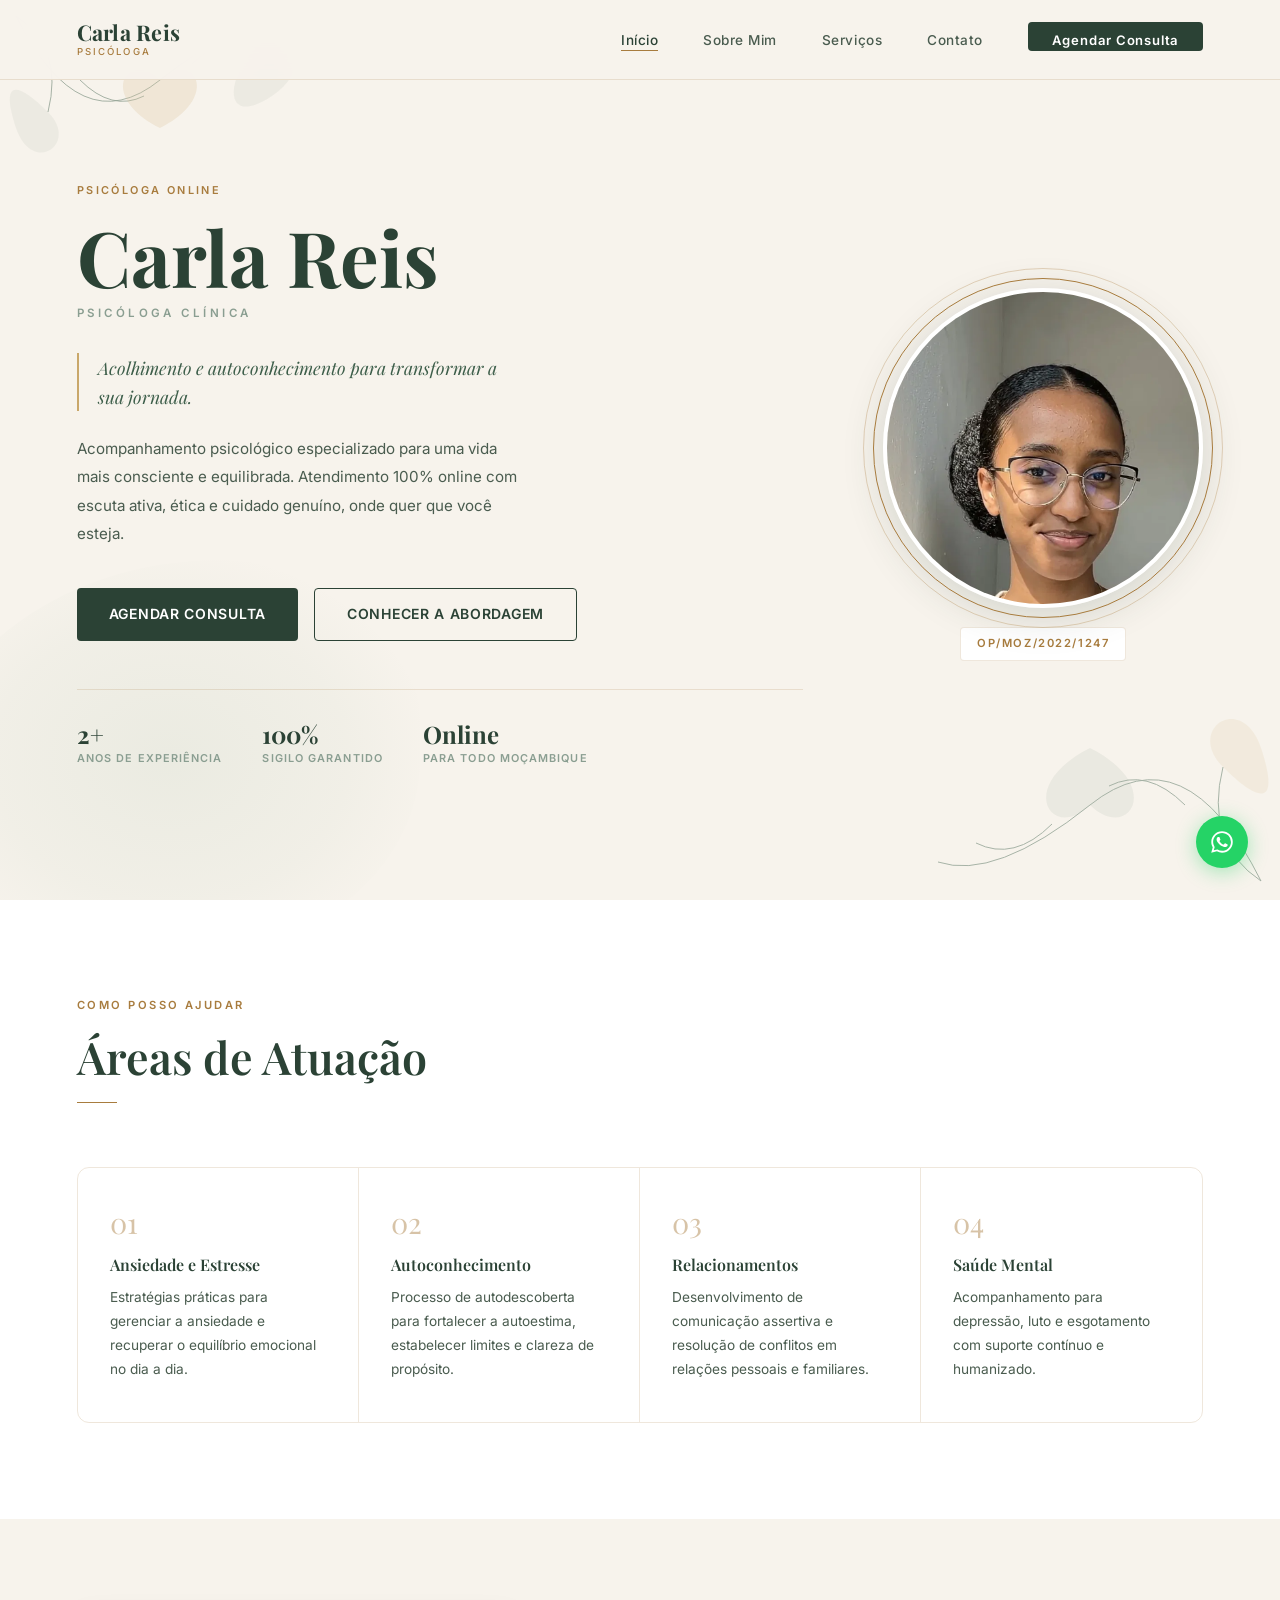
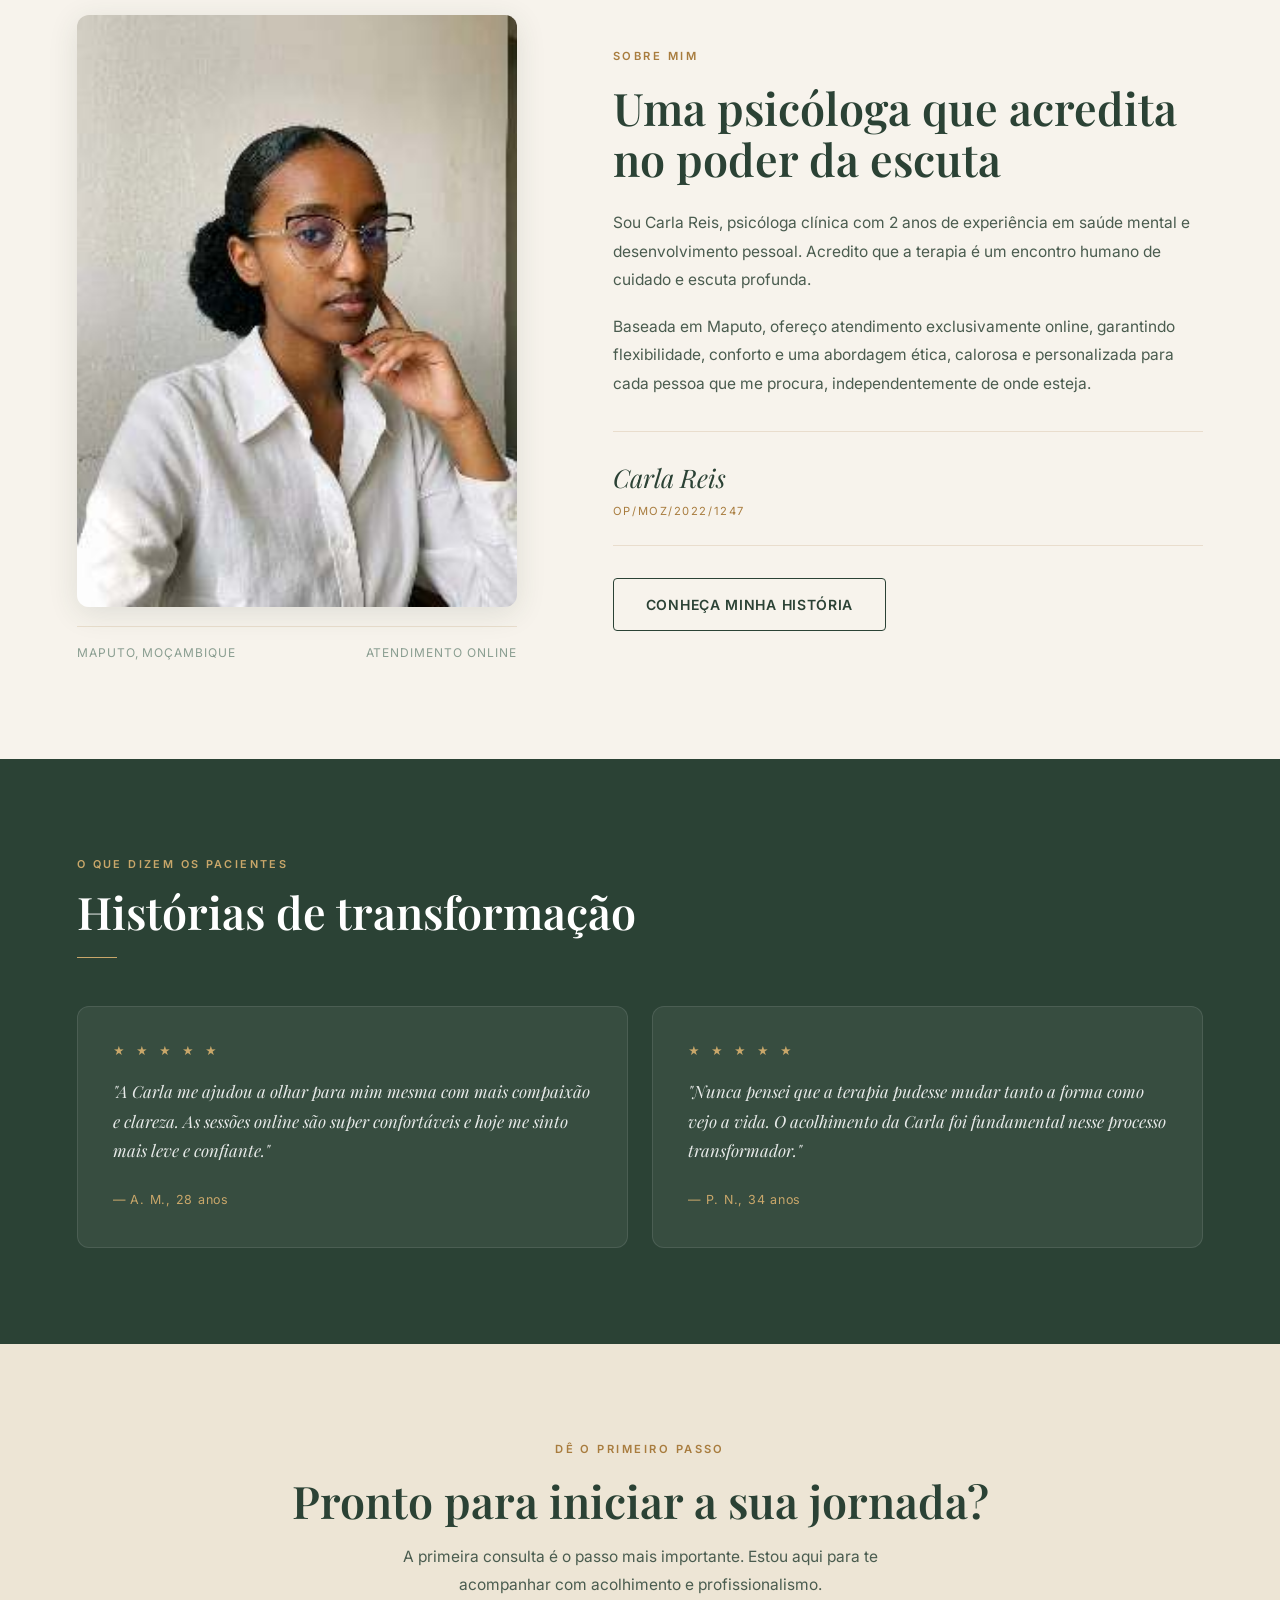
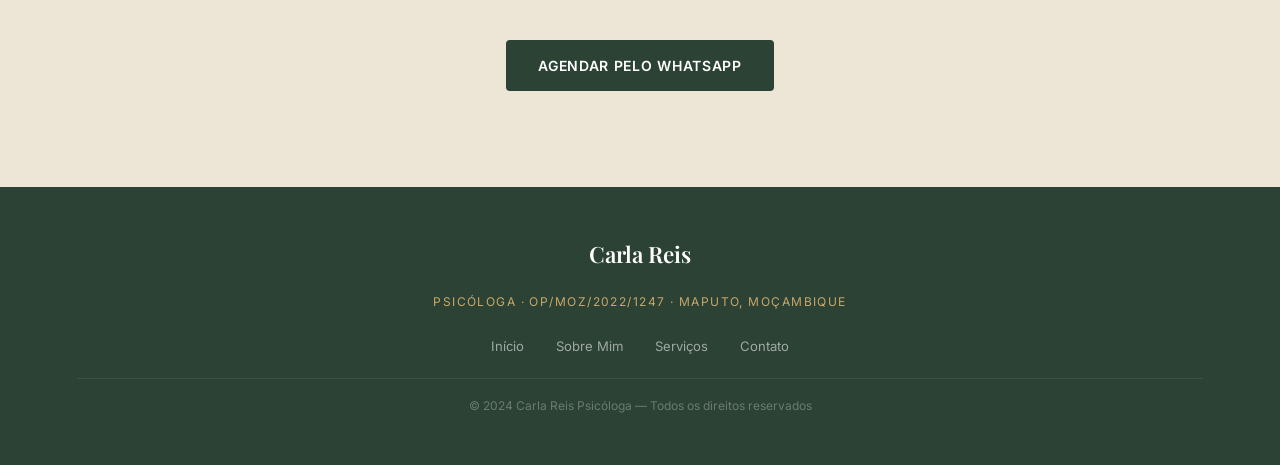
<file: index.html>
<!DOCTYPE html>
<html lang="pt-BR">
<head>
  <meta charset="UTF-8" />
  <meta name="viewport" content="width=device-width, initial-scale=1.0" />
  <meta name="description" content="Carla Reis, Psicóloga em Maputo, Moçambique. Atendimento psicológico online com abordagem humanizada, ética e personalizada." />
  <title>Carla Reis | Psicóloga Clínica</title>
  <link rel="stylesheet" href="css/style.css" />
  <link rel="stylesheet" href="css/home.css" />
</head>
<body>

  <div class="overlay" id="overlay"></div>

  <!-- NAVBAR -->
  <nav class="navbar" id="navbar">
    <a href="index.html" class="nav-logo">
      <span class="logo-name">Carla Reis</span>
      <span class="logo-sub">Psicóloga</span>
    </a>
    <ul class="nav-links" id="navLinks">
      <li><a href="index.html" class="active">Início</a></li>
      <li><a href="sobre.html">Sobre Mim</a></li>
      <li><a href="servicos.html">Serviços</a></li>
      <li><a href="contato.html">Contato</a></li>
      <li>
        <a href="https://wa.me/258834490642?text=Olá%20Carla,%20gostaria%20de%20agendar%20uma%20consulta."
           target="_blank" class="nav-btn" id="nav-agendar">
          Agendar Consulta
        </a>
      </li>
    </ul>
    <button class="hamburger" id="hamburger" aria-label="Menu">
      <span></span><span></span><span></span>
    </button>
  </nav>

  <!-- HERO -->
  <section class="hero" id="hero">
    
    <!-- Decorações SVG Botanicas -->
    <svg class="hero-deco hero-deco-tl" viewBox="0 0 200 200" xmlns="http://www.w3.org/2000/svg">
      <path fill="none" stroke="var(--green-mid)" stroke-width="0.5" d="M10,10 Q50,90 100,50 T180,20 M10,10 Q40,30 30,70 M50,50 Q70,70 90,60 M120,40 Q140,20 160,30" />
      <path fill="var(--gold-light)" opacity="0.3" d="M100,50 C120,30 140,60 100,80 C60,60 80,30 100,50 Z" />
      <path fill="var(--green-mid)" opacity="0.1" d="M30,70 C50,90 20,110 10,80 C0,50 10,50 30,70 Z" />
      <path fill="var(--green-mid)" opacity="0.1" d="M160,30 C180,10 200,40 170,60 C140,80 140,50 160,30 Z" />
    </svg>

    <svg class="hero-deco hero-deco-br" viewBox="0 0 200 200" xmlns="http://www.w3.org/2000/svg">
      <path fill="none" stroke="var(--green-mid)" stroke-width="0.5" d="M190,190 Q150,110 100,150 T20,180 M190,190 Q160,170 170,130 M150,150 Q130,130 110,140 M80,160 Q60,180 40,170" />
      <path fill="var(--green-mid)" opacity="0.15" d="M100,150 C80,170 60,140 100,120 C140,140 120,170 100,150 Z" />
      <path fill="var(--gold-light)" opacity="0.25" d="M170,130 C150,110 180,90 190,120 C200,150 190,150 170,130 Z" />
    </svg>
    
    <div class="hero-watercolor"></div>

    <div class="hero-inner">
      <!-- Texto -->
      <div class="hero-text">
        <span class="hero-label">Psicóloga Online</span>
        <h1 class="hero-name">Carla Reis</h1>
        <p class="hero-profession">Psicóloga Clínica</p>
        
        <blockquote class="hero-quote">
          Acolhimento e autoconhecimento para transformar a sua jornada.
        </blockquote>
        
        <p class="hero-desc">
          Acompanhamento psicológico especializado para uma vida mais consciente e equilibrada. Atendimento 100% online com escuta ativa, ética e cuidado genuíno, onde quer que você esteja.
        </p>
        
        <div class="hero-actions">
          <a href="https://wa.me/258834490642?text=Olá%20Carla,%20gostaria%20de%20agendar%20uma%20consulta."
             target="_blank" class="btn btn-primary" id="hero-agendar">
            Agendar Consulta
          </a>
          <a href="#sobre" class="btn btn-outline" id="hero-sobre">
            Conhecer a Abordagem
          </a>
        </div>
        
        <div class="hero-meta">
          <div class="meta-item">
            <span class="meta-value">2+</span>
            <span class="meta-label">Anos de Experiência</span>
          </div>
          <div class="meta-item">
            <span class="meta-value">100%</span>
            <span class="meta-label">Sigilo Garantido</span>
          </div>
          <div class="meta-item">
            <span class="meta-value">Online</span>
            <span class="meta-label">Para Todo Moçambique</span>
          </div>
        </div>
      </div>

      <!-- Foto Circular com Borda Dourada -->
      <div class="hero-photo-wrap">
        <div class="hero-circle">
          <img src="images/foto-hero.jpg" alt="Carla Reis, Psicóloga" />
        </div>
        <span class="hero-crp">OP/MOZ/2022/1247</span>
      </div>
    </div>
  </section>

  <!-- SERVIÇOS HOME -->
  <section class="section services-home" id="servicos">
    <div class="container">
      <div class="sh-header">
        <span class="section-label">Como posso ajudar</span>
        <h2>Áreas de Atuação</h2>
        <div class="section-line"></div>
      </div>
      <div class="services-grid">
        <div class="service-col">
          <span class="svc-num">01</span>
          <h3>Ansiedade e Estresse</h3>
          <p>Estratégias práticas para gerenciar a ansiedade e recuperar o equilíbrio emocional no dia a dia.</p>
        </div>
        <div class="service-col">
          <span class="svc-num">02</span>
          <h3>Autoconhecimento</h3>
          <p>Processo de autodescoberta para fortalecer a autoestima, estabelecer limites e clareza de propósito.</p>
        </div>
        <div class="service-col">
          <span class="svc-num">03</span>
          <h3>Relacionamentos</h3>
          <p>Desenvolvimento de comunicação assertiva e resolução de conflitos em relações pessoais e familiares.</p>
        </div>
        <div class="service-col">
          <span class="svc-num">04</span>
          <h3>Saúde Mental</h3>
          <p>Acompanhamento para depressão, luto e esgotamento com suporte contínuo e humanizado.</p>
        </div>
      </div>
    </div>
  </section>

  <!-- SOBRE — PREVIEW -->
  <section class="section about-home" id="sobre">
    <div class="about-home-inner">
      <div class="about-photo-block">
        <!-- Mantém a foto do sobre.html intocada, sem deformar -->
        <img src="images/foto-sobre.jpg" alt="Carla Reis, Psicóloga — Sobre Mim" />
        <div class="about-photo-label">
          <span>Maputo, Moçambique</span>
          <span>Atendimento Online</span>
        </div>
      </div>
      
      <div class="about-text-block">
        <span class="section-label">Sobre Mim</span>
        <h2>Uma psicóloga que acredita no poder da escuta</h2>
        <p>
          Sou Carla Reis, psicóloga clínica com 2 anos de experiência em saúde mental e desenvolvimento pessoal. Acredito que a terapia é um encontro humano de cuidado e escuta profunda.
        </p>
        <p>
          Baseada em Maputo, ofereço atendimento exclusivamente online, garantindo flexibilidade, conforto e uma abordagem ética, calorosa e personalizada para cada pessoa que me procura, independentemente de onde esteja.
        </p>
        <div class="sig-block">
          <span class="sig-name">Carla Reis</span>
          <span class="sig-crp">OP/MOZ/2022/1247</span>
        </div>
        <a href="sobre.html" class="btn btn-outline" id="btn-sobre">
          Conheça minha história
        </a>
      </div>
    </div>
  </section>

  <!-- DEPOIMENTOS -->
  <section class="testimonials-home" id="depoimentos">
    <div class="container">
      <span class="tl-label">O que dizem os pacientes</span>
      <h2>Histórias de transformação</h2>
      <div class="section-line"></div>
      
      <div class="tl-grid">
        <div class="tl-card">
          <div class="tl-stars">★ ★ ★ ★ ★</div>
          <p class="tl-text">
            "A Carla me ajudou a olhar para mim mesma com mais compaixão e clareza. As sessões online são super confortáveis e hoje me sinto mais leve e confiante."
          </p>
          <span class="tl-cite">— A. M., 28 anos</span>
        </div>
        <div class="tl-card">
          <div class="tl-stars">★ ★ ★ ★ ★</div>
          <p class="tl-text">
            "Nunca pensei que a terapia pudesse mudar tanto a forma como vejo a vida. O acolhimento da Carla foi fundamental nesse processo transformador."
          </p>
          <span class="tl-cite">— P. N., 34 anos</span>
        </div>
      </div>
    </div>
  </section>

  <!-- CTA -->
  <section class="cta-home" id="agendar">
    <div class="container">
      <span class="section-label">Dê o primeiro passo</span>
      <h2>Pronto para iniciar a sua jornada?</h2>
      <p>A primeira consulta é o passo mais importante. Estou aqui para te acompanhar com acolhimento e profissionalismo.</p>
      <a href="https://wa.me/258834490642?text=Olá%20Carla,%20gostaria%20de%20agendar%20uma%20consulta."
         target="_blank" class="btn btn-primary" id="cta-agendar">
        Agendar pelo WhatsApp
      </a>
    </div>
  </section>

  <!-- RODAPÉ -->
  <footer>
    <span class="footer-name">Carla Reis</span>
    <span class="footer-crp">Psicóloga · OP/MOZ/2022/1247 · Maputo, Moçambique</span>
    <ul class="footer-nav">
      <li><a href="index.html">Início</a></li>
      <li><a href="sobre.html">Sobre Mim</a></li>
      <li><a href="servicos.html">Serviços</a></li>
      <li><a href="contato.html">Contato</a></li>
    </ul>
    <p class="footer-copy">© 2024 Carla Reis Psicóloga — Todos os direitos reservados</p>
  </footer>

  <a href="https://wa.me/258834490642?text=Olá%20Carla,%20gostaria%20de%20agendar%20uma%20consulta."
     target="_blank" class="whatsapp-float" id="whatsapp-float" aria-label="WhatsApp">
    <svg viewBox="0 0 24 24"><path d="M12.04 2C6.58 2 2.13 6.45 2.13 11.91c0 1.75.46 3.45 1.32 4.95L2.05 22l5.25-1.38c1.45.79 3.08 1.21 4.74 1.21 5.46 0 9.91-4.45 9.91-9.91 0-2.65-1.03-5.14-2.9-7.01A9.816 9.816 0 0012.04 2zm.01 1.67c2.2 0 4.26.86 5.82 2.42a8.22 8.22 0 012.41 5.82c0 4.54-3.7 8.23-8.24 8.23-1.48 0-2.93-.39-4.19-1.15l-.3-.17-3.12.82.83-3.04-.2-.32A8.188 8.188 0 013.8 11.91c.01-4.54 3.7-8.24 8.25-8.24zM8.53 7.33c-.16 0-.43.06-.66.31-.22.25-.87.86-.87 2.07 0 1.22.89 2.39 1.02 2.56.14.17 1.76 2.67 4.25 3.73.62.27 1.1.42 1.48.53.62.19 1.18.16 1.62.1.49-.07 1.49-.6 1.71-1.18.22-.58.22-1.08.15-1.18-.07-.1-.24-.17-.49-.3-.25-.13-1.47-.73-1.69-.81-.23-.09-.39-.13-.56.13-.17.26-.64.81-.78.98-.14.17-.29.19-.54.06-.25-.13-1.07-.4-2.03-1.26-.75-.66-1.25-1.47-1.4-1.72-.14-.25-.01-.38.12-.51.11-.11.25-.28.38-.42.13-.14.17-.24.26-.41.09-.17.04-.31-.02-.44-.07-.13-.56-1.34-.77-1.84-.2-.5-.41-.43-.56-.43l-.48-.01z"/></svg>
  </a>

  <script src="js/main.js"></script>
</body>
</html>
</file>
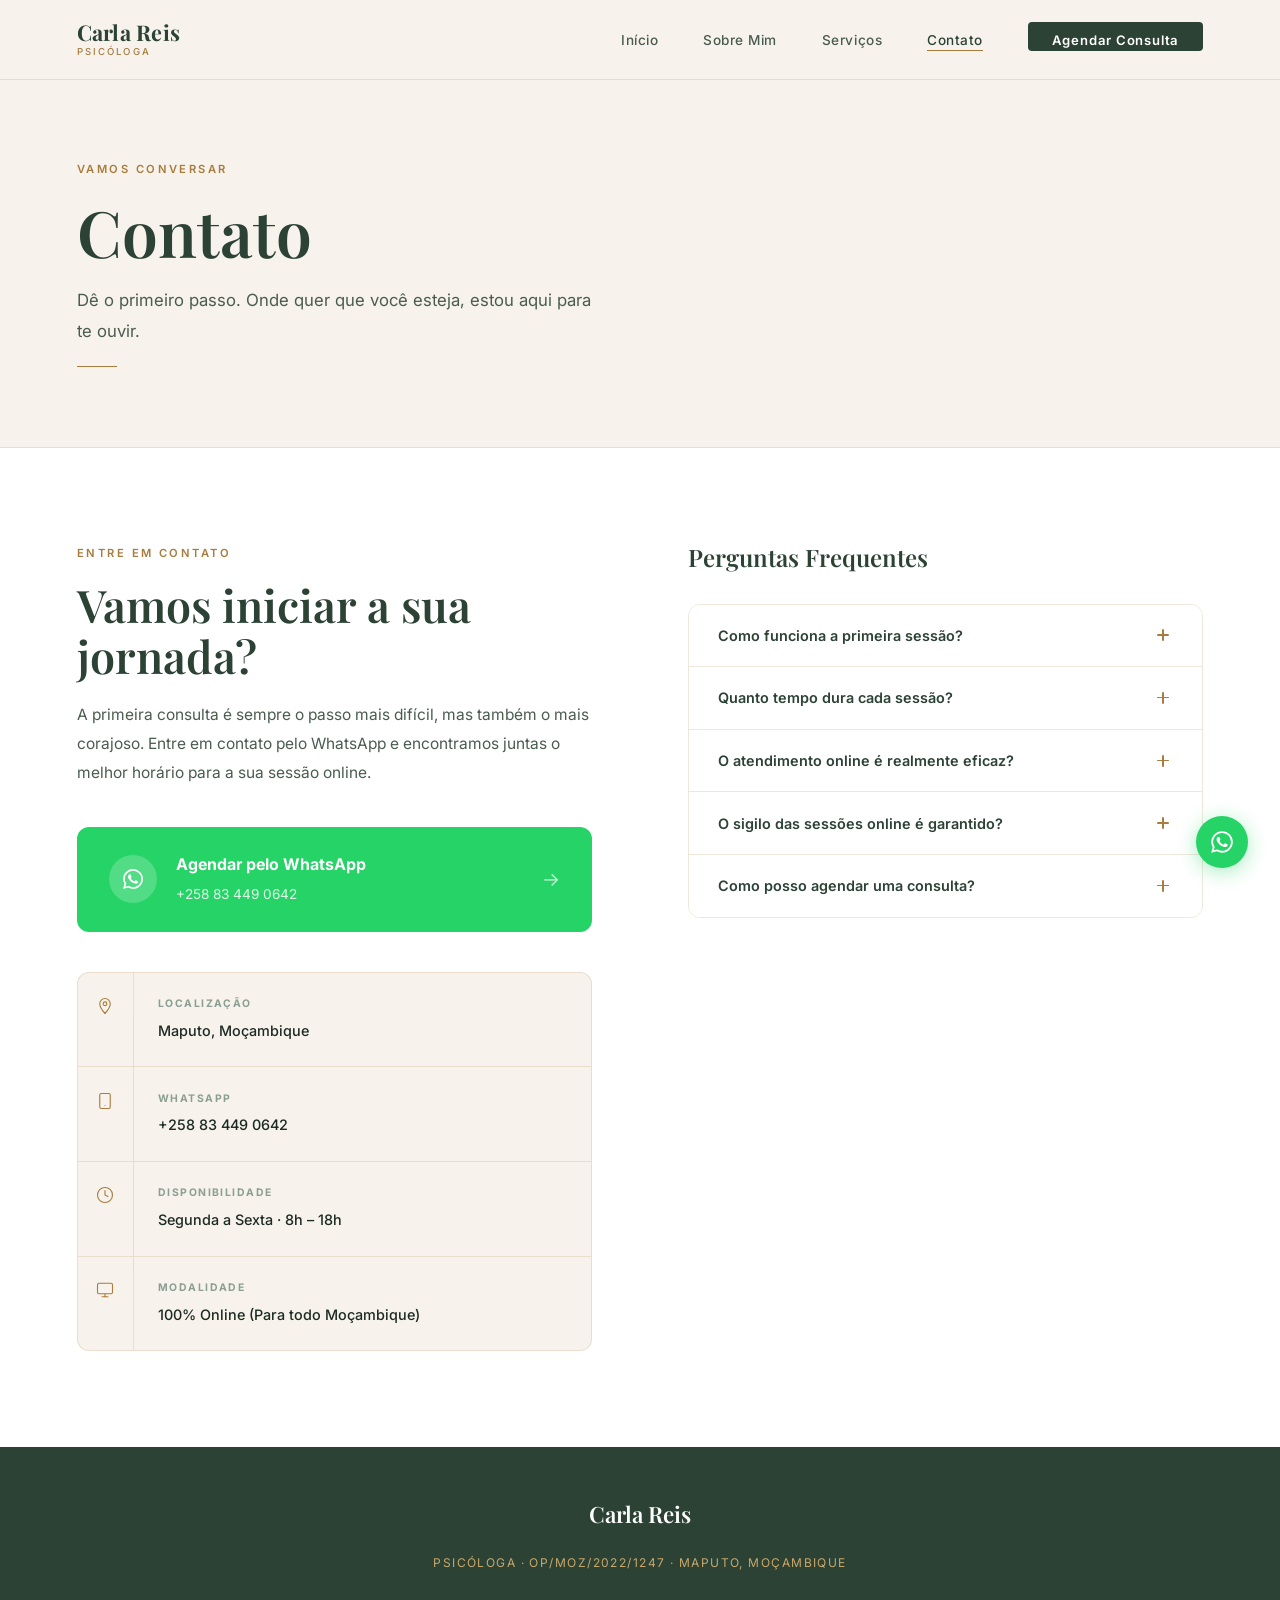
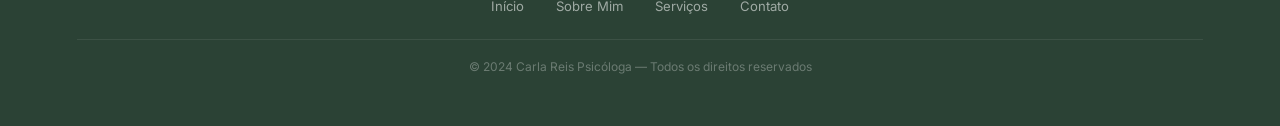
<file: contato.html>
<!DOCTYPE html>
<html lang="pt-BR">
<head>
  <meta charset="UTF-8" />
  <meta name="viewport" content="width=device-width, initial-scale=1.0" />
  <meta name="description" content="Entre em contato com Carla Reis Psicóloga. Agende a sua consulta online pelo WhatsApp." />
  <title>Contato | Carla Reis Psicóloga</title>
  <link rel="stylesheet" href="css/style.css" />
  <link rel="stylesheet" href="css/contato.css" />
</head>
<body>

  <div class="overlay" id="overlay"></div>

  <nav class="navbar" id="navbar">
    <a href="index.html" class="nav-logo">
      <span class="logo-name">Carla Reis</span>
      <span class="logo-sub">Psicóloga</span>
    </a>
    <ul class="nav-links" id="navLinks">
      <li><a href="index.html">Início</a></li>
      <li><a href="sobre.html">Sobre Mim</a></li>
      <li><a href="servicos.html">Serviços</a></li>
      <li><a href="contato.html" class="active">Contato</a></li>
      <li>
        <a href="https://wa.me/258834490642?text=Olá%20Carla,%20gostaria%20de%20agendar%20uma%20consulta."
           target="_blank" class="nav-btn" id="nav-agendar">Agendar Consulta</a>
      </li>
    </ul>
    <button class="hamburger" id="hamburger" aria-label="Menu">
      <span></span><span></span><span></span>
    </button>
  </nav>

  <!-- HERO INTERNO -->
  <div class="page-hero">
    <span class="section-label">Vamos conversar</span>
    <h1>Contato</h1>
    <p>Dê o primeiro passo. Onde quer que você esteja, estou aqui para te ouvir.</p>
    <div class="section-line"></div>
  </div>

  <!-- CONTATO PRINCIPAL -->
  <section class="section contact-section">
    <div class="container contact-grid">

      <!-- Informações -->
      <div class="contact-info">
        <span class="section-label">Entre em contato</span>
        <h2>Vamos iniciar a sua jornada?</h2>
        <p>A primeira consulta é sempre o passo mais difícil, mas também o mais corajoso. Entre em contato pelo WhatsApp e encontramos juntas o melhor horário para a sua sessão online.</p>

        <a href="https://wa.me/258834490642?text=Olá%20Carla,%20gostaria%20de%20agendar%20uma%20consulta."
           target="_blank" class="whatsapp-main" id="contact-whatsapp">
          <div class="wa-icon">
            <svg viewBox="0 0 24 24"><path d="M12.04 2C6.58 2 2.13 6.45 2.13 11.91c0 1.75.46 3.45 1.32 4.95L2.05 22l5.25-1.38c1.45.79 3.08 1.21 4.74 1.21 5.46 0 9.91-4.45 9.91-9.91 0-2.65-1.03-5.14-2.9-7.01A9.816 9.816 0 0012.04 2zm.01 1.67c2.2 0 4.26.86 5.82 2.42a8.22 8.22 0 012.41 5.82c0 4.54-3.7 8.23-8.24 8.23-1.48 0-2.93-.39-4.19-1.15l-.3-.17-3.12.82.83-3.04-.2-.32A8.188 8.188 0 013.8 11.91c.01-4.54 3.7-8.24 8.25-8.24zM8.53 7.33c-.16 0-.43.06-.66.31-.22.25-.87.86-.87 2.07 0 1.22.89 2.39 1.02 2.56.14.17 1.76 2.67 4.25 3.73.62.27 1.1.42 1.48.53.62.19 1.18.16 1.62.1.49-.07 1.49-.6 1.71-1.18.22-.58.22-1.08.15-1.18-.07-.1-.24-.17-.49-.3-.25-.13-1.47-.73-1.69-.81-.23-.09-.39-.13-.56.13-.17.26-.64.81-.78.98-.14.17-.29.19-.54.06-.25-.13-1.07-.4-2.03-1.26-.75-.66-1.25-1.47-1.4-1.72-.14-.25-.01-.38.12-.51.11-.11.25-.28.38-.42.13-.14.17-.24.26-.41.09-.17.04-.31-.02-.44-.07-.13-.56-1.34-.77-1.84-.2-.5-.41-.43-.56-.43l-.48-.01z"/></svg>
          </div>
          <div class="wa-text">
            <strong>Agendar pelo WhatsApp</strong>
            <span>+258 83 449 0642</span>
          </div>
          <span class="wa-arrow">→</span>
        </a>

        <div class="contact-details">
          <div class="contact-detail">
            <div class="detail-icon-col">
              <svg viewBox="0 0 24 24"><path d="M12 2C8.13 2 5 5.13 5 9c0 5.25 7 13 7 13s7-7.75 7-13c0-3.87-3.13-7-7-7zm0 9.5c-1.38 0-2.5-1.12-2.5-2.5s1.12-2.5 2.5-2.5 2.5 1.12 2.5 2.5-1.12 2.5-2.5 2.5z"/></svg>
            </div>
            <div class="detail-body">
              <label>Localização</label>
              <span>Maputo, Moçambique</span>
            </div>
          </div>
          <div class="contact-detail">
            <div class="detail-icon-col">
              <svg viewBox="0 0 24 24" stroke-linecap="round" stroke-linejoin="round"><rect x="5" y="2" width="14" height="20" rx="2" ry="2"/><line x1="12" y1="18" x2="12.01" y2="18"/></svg>
            </div>
            <div class="detail-body">
              <label>WhatsApp</label>
              <span>+258 83 449 0642</span>
            </div>
          </div>
          <div class="contact-detail">
            <div class="detail-icon-col">
              <svg viewBox="0 0 24 24" stroke-linecap="round" stroke-linejoin="round"><circle cx="12" cy="12" r="10"/><polyline points="12 6 12 12 16 14"/></svg>
            </div>
            <div class="detail-body">
              <label>Disponibilidade</label>
              <span>Segunda a Sexta · 8h – 18h</span>
            </div>
          </div>
          <div class="contact-detail">
            <div class="detail-icon-col">
              <svg viewBox="0 0 24 24" stroke-linecap="round" stroke-linejoin="round"><rect x="2" y="3" width="20" height="14" rx="2" ry="2"/><line x1="8" y1="21" x2="16" y2="21"/><line x1="12" y1="17" x2="12" y2="21"/></svg>
            </div>
            <div class="detail-body">
              <label>Modalidade</label>
              <span>100% Online (Para todo Moçambique)</span>
            </div>
          </div>
        </div>
      </div>

      <!-- FAQ -->
      <div class="contact-faq">
        <h3>Perguntas Frequentes</h3>
        <div class="faq-list" id="faqList">

          <div class="faq-item">
            <button class="faq-btn" id="faq-1" aria-expanded="false">
              Como funciona a primeira sessão?
              <span class="faq-icon"></span>
            </button>
            <div class="faq-answer">
              <p>A primeira sessão é um momento de acolhimento e escuta. Você vai partilhar um pouco da sua história e do que te trouxe até aqui. Juntas, definimos os objetivos e a melhor forma de trabalhar, tudo através de videochamada segura.</p>
            </div>
          </div>

          <div class="faq-item">
            <button class="faq-btn" id="faq-2" aria-expanded="false">
              Quanto tempo dura cada sessão?
              <span class="faq-icon"></span>
            </button>
            <div class="faq-answer">
              <p>Cada sessão tem a duração de aproximadamente 50 a 60 minutos. A frequência recomendada é semanal, mas podemos adaptar conforme a sua disponibilidade.</p>
            </div>
          </div>

          <div class="faq-item">
            <button class="faq-btn" id="faq-3" aria-expanded="false">
              O atendimento online é realmente eficaz?
              <span class="faq-icon"></span>
            </button>
            <div class="faq-answer">
              <p>Sim! O atendimento online oferece a mesma qualidade, ética e resultados da terapia tradicional, com a vantagem de que você pode estar num ambiente em que se sente 100% confortável, sem perder tempo com deslocamentos.</p>
            </div>
          </div>

          <div class="faq-item">
            <button class="faq-btn" id="faq-4" aria-expanded="false">
              O sigilo das sessões online é garantido?
              <span class="faq-icon"></span>
            </button>
            <div class="faq-answer">
              <p>Absolutamente. O sigilo profissional é um compromisso ético inegociável. As plataformas que utilizo são seguras e tudo o que for partilhado permanece em total confidencialidade.</p>
            </div>
          </div>

          <div class="faq-item">
            <button class="faq-btn" id="faq-5" aria-expanded="false">
              Como posso agendar uma consulta?
              <span class="faq-icon"></span>
            </button>
            <div class="faq-answer">
              <p>O agendamento é feito diretamente pelo WhatsApp. Basta clicar no botão de contato e enviar uma mensagem. Responderei o mais breve possível para combinarmos um horário que se encaixe na sua rotina.</p>
            </div>
          </div>

        </div>
      </div>

    </div>
  </section>

  <!-- RODAPÉ -->
  <footer>
    <span class="footer-name">Carla Reis</span>
    <span class="footer-crp">Psicóloga · OP/MOZ/2022/1247 · Maputo, Moçambique</span>
    <ul class="footer-nav">
      <li><a href="index.html">Início</a></li>
      <li><a href="sobre.html">Sobre Mim</a></li>
      <li><a href="servicos.html">Serviços</a></li>
      <li><a href="contato.html">Contato</a></li>
    </ul>
    <p class="footer-copy">© 2024 Carla Reis Psicóloga — Todos os direitos reservados</p>
  </footer>

  <a href="https://wa.me/258834490642?text=Olá%20Carla,%20gostaria%20de%20agendar%20uma%20consulta."
     target="_blank" class="whatsapp-float" id="whatsapp-float" aria-label="WhatsApp">
    <svg viewBox="0 0 24 24"><path d="M12.04 2C6.58 2 2.13 6.45 2.13 11.91c0 1.75.46 3.45 1.32 4.95L2.05 22l5.25-1.38c1.45.79 3.08 1.21 4.74 1.21 5.46 0 9.91-4.45 9.91-9.91 0-2.65-1.03-5.14-2.9-7.01A9.816 9.816 0 0012.04 2zm.01 1.67c2.2 0 4.26.86 5.82 2.42a8.22 8.22 0 012.41 5.82c0 4.54-3.7 8.23-8.24 8.23-1.48 0-2.93-.39-4.19-1.15l-.3-.17-3.12.82.83-3.04-.2-.32A8.188 8.188 0 013.8 11.91c.01-4.54 3.7-8.24 8.25-8.24zM8.53 7.33c-.16 0-.43.06-.66.31-.22.25-.87.86-.87 2.07 0 1.22.89 2.39 1.02 2.56.14.17 1.76 2.67 4.25 3.73.62.27 1.1.42 1.48.53.62.19 1.18.16 1.62.1.49-.07 1.49-.6 1.71-1.18.22-.58.22-1.08.15-1.18-.07-.1-.24-.17-.49-.3-.25-.13-1.47-.73-1.69-.81-.23-.09-.39-.13-.56.13-.17.26-.64.81-.78.98-.14.17-.29.19-.54.06-.25-.13-1.07-.4-2.03-1.26-.75-.66-1.25-1.47-1.4-1.72-.14-.25-.01-.38.12-.51.11-.11.25-.28.38-.42.13-.14.17-.24.26-.41.09-.17.04-.31-.02-.44-.07-.13-.56-1.34-.77-1.84-.2-.5-.41-.43-.56-.43l-.48-.01z"/></svg>
  </a>

  <script src="js/main.js"></script>
  <script src="js/contato.js"></script>
</body>
</html>
</file>
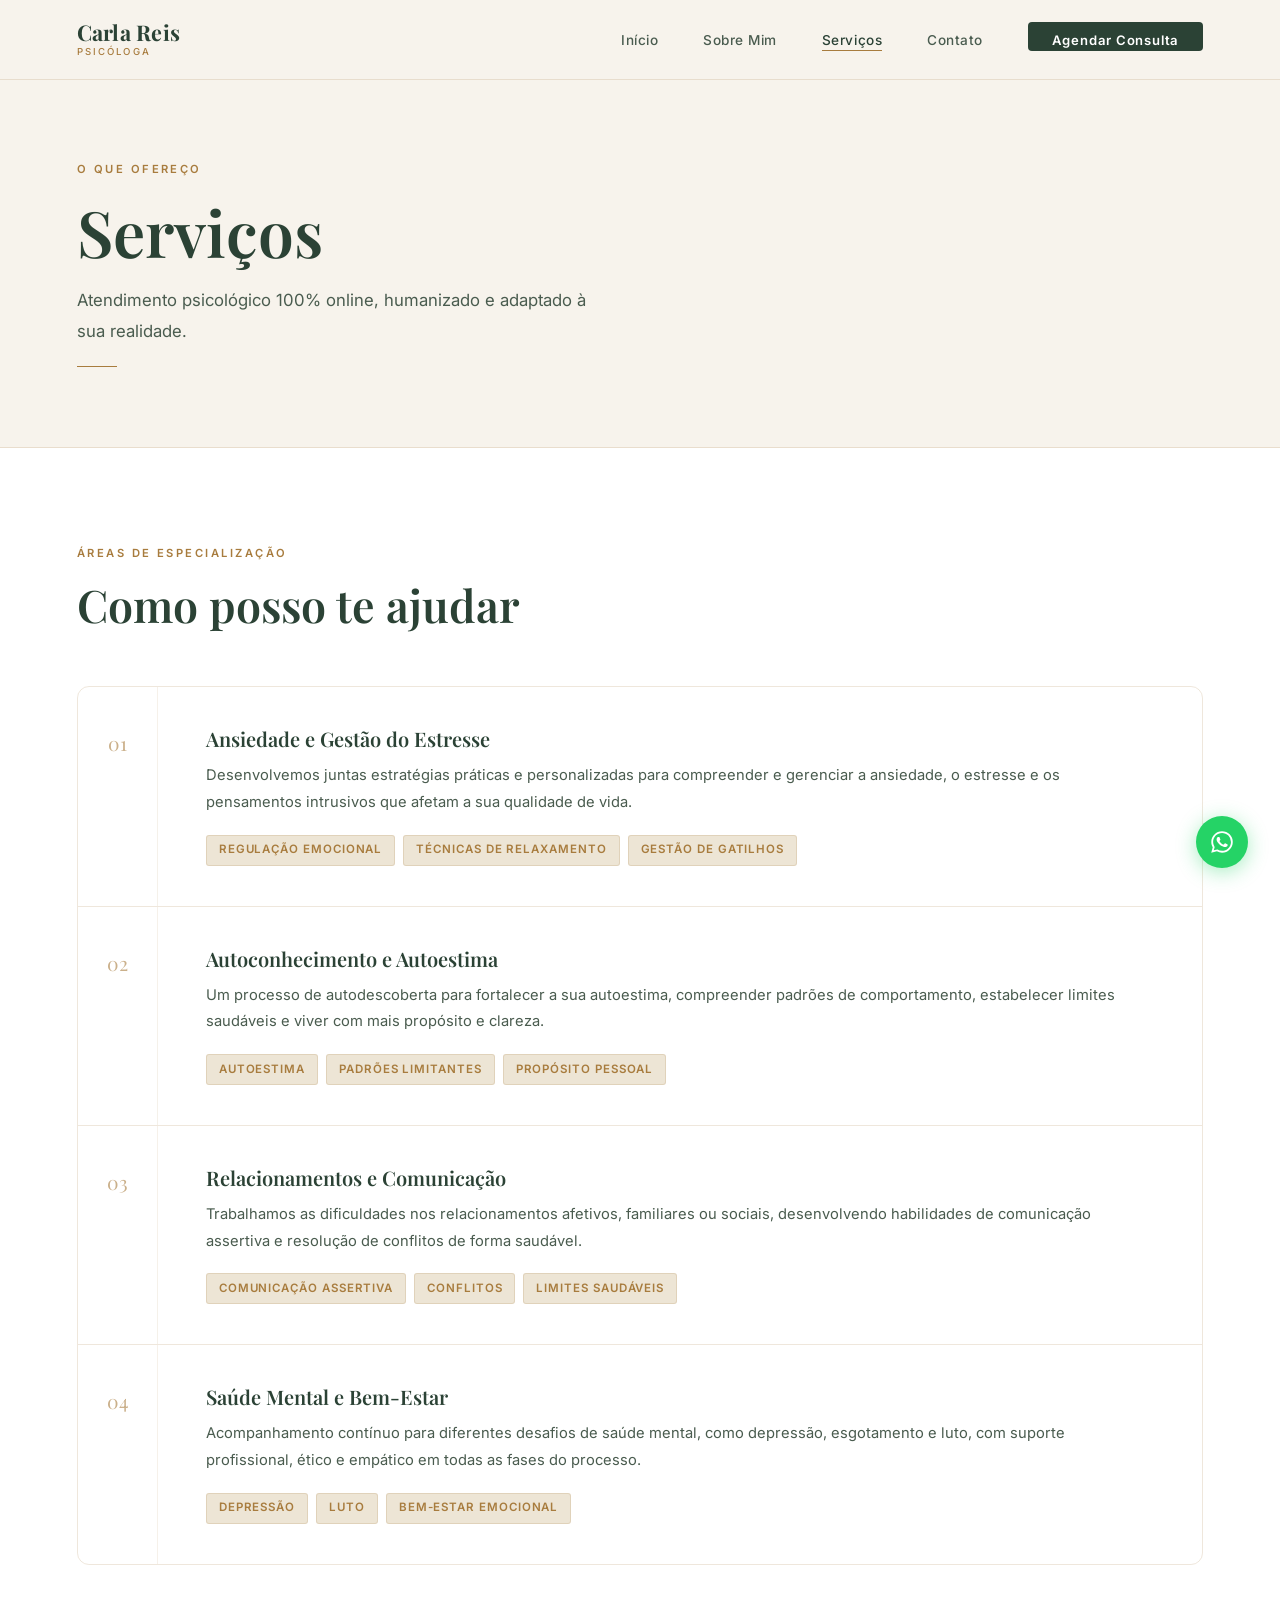
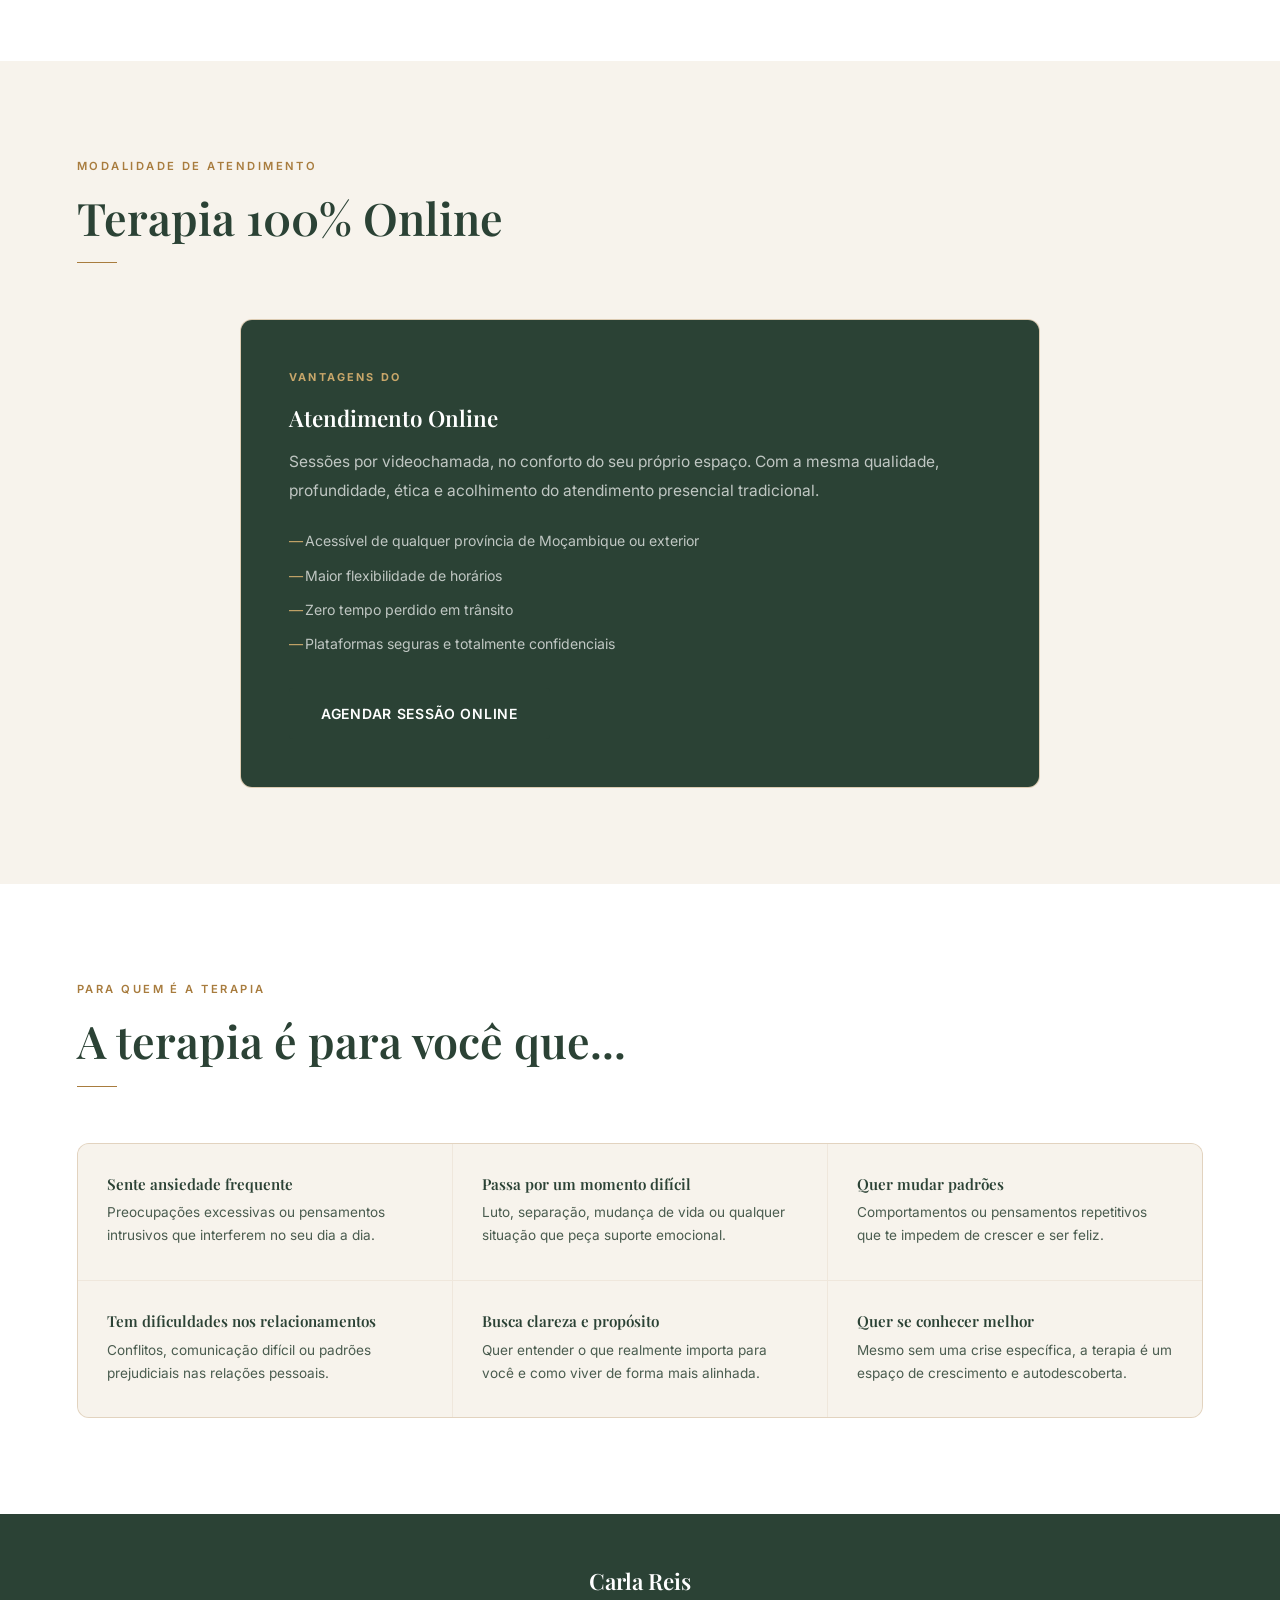
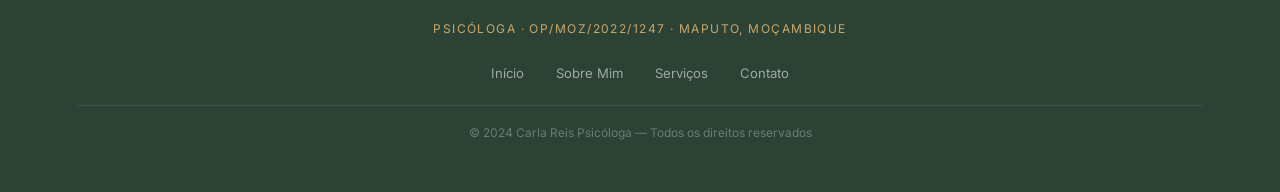
<file: servicos.html>
<!DOCTYPE html>
<html lang="pt-BR">
<head>
  <meta charset="UTF-8" />
  <meta name="viewport" content="width=device-width, initial-scale=1.0" />
  <meta name="description" content="Serviços de psicologia de Carla Reis em Maputo. Terapia individual online para ansiedade, autoconhecimento e bem-estar emocional." />
  <title>Serviços | Carla Reis Psicóloga</title>
  <link rel="stylesheet" href="css/style.css" />
  <link rel="stylesheet" href="css/servicos.css" />
</head>
<body>

  <div class="overlay" id="overlay"></div>

  <nav class="navbar" id="navbar">
    <a href="index.html" class="nav-logo">
      <span class="logo-name">Carla Reis</span>
      <span class="logo-sub">Psicóloga</span>
    </a>
    <ul class="nav-links" id="navLinks">
      <li><a href="index.html">Início</a></li>
      <li><a href="sobre.html">Sobre Mim</a></li>
      <li><a href="servicos.html" class="active">Serviços</a></li>
      <li><a href="contato.html">Contato</a></li>
      <li>
        <a href="https://wa.me/258834490642?text=Olá%20Carla,%20gostaria%20de%20agendar%20uma%20consulta."
           target="_blank" class="nav-btn" id="nav-agendar">Agendar Consulta</a>
      </li>
    </ul>
    <button class="hamburger" id="hamburger" aria-label="Menu">
      <span></span><span></span><span></span>
    </button>
  </nav>

  <!-- HERO INTERNO -->
  <div class="page-hero">
    <span class="section-label">O que ofereço</span>
    <h1>Serviços</h1>
    <p>Atendimento psicológico 100% online, humanizado e adaptado à sua realidade.</p>
    <div class="section-line"></div>
  </div>

  <!-- LISTA DE SERVIÇOS -->
  <section class="section services-page">
    <div class="container">
      <span class="section-label">Áreas de Especialização</span>
      <h2>Como posso te ajudar</h2>

      <div class="services-list">

        <div class="service-row">
          <span class="service-index">01</span>
          <div class="service-body">
            <h3>Ansiedade e Gestão do Estresse</h3>
            <p>Desenvolvemos juntas estratégias práticas e personalizadas para compreender e gerenciar a ansiedade, o estresse e os pensamentos intrusivos que afetam a sua qualidade de vida.</p>
            <div class="service-tags">
              <span class="tag">Regulação Emocional</span>
              <span class="tag">Técnicas de Relaxamento</span>
              <span class="tag">Gestão de Gatilhos</span>
            </div>
          </div>
        </div>

        <div class="service-row">
          <span class="service-index">02</span>
          <div class="service-body">
            <h3>Autoconhecimento e Autoestima</h3>
            <p>Um processo de autodescoberta para fortalecer a sua autoestima, compreender padrões de comportamento, estabelecer limites saudáveis e viver com mais propósito e clareza.</p>
            <div class="service-tags">
              <span class="tag">Autoestima</span>
              <span class="tag">Padrões Limitantes</span>
              <span class="tag">Propósito Pessoal</span>
            </div>
          </div>
        </div>

        <div class="service-row">
          <span class="service-index">03</span>
          <div class="service-body">
            <h3>Relacionamentos e Comunicação</h3>
            <p>Trabalhamos as dificuldades nos relacionamentos afetivos, familiares ou sociais, desenvolvendo habilidades de comunicação assertiva e resolução de conflitos de forma saudável.</p>
            <div class="service-tags">
              <span class="tag">Comunicação Assertiva</span>
              <span class="tag">Conflitos</span>
              <span class="tag">Limites Saudáveis</span>
            </div>
          </div>
        </div>

        <div class="service-row">
          <span class="service-index">04</span>
          <div class="service-body">
            <h3>Saúde Mental e Bem-Estar</h3>
            <p>Acompanhamento contínuo para diferentes desafios de saúde mental, como depressão, esgotamento e luto, com suporte profissional, ético e empático em todas as fases do processo.</p>
            <div class="service-tags">
              <span class="tag">Depressão</span>
              <span class="tag">Luto</span>
              <span class="tag">Bem-Estar Emocional</span>
            </div>
          </div>
        </div>

      </div>
    </div>
  </section>

  <!-- MODALIDADE ONLINE ÚNICA -->
  <section class="section modalities-section">
    <div class="container">
      <span class="section-label">Modalidade de Atendimento</span>
      <h2>Terapia 100% Online</h2>
      <div class="section-line"></div>

      <div class="modalities-grid" style="grid-template-columns: 1fr; max-width: 800px; margin-left: auto; margin-right: auto;">
        <div class="modality-card dark">
          <span class="modality-label">Vantagens do</span>
          <h3>Atendimento Online</h3>
          <p>Sessões por videochamada, no conforto do seu próprio espaço. Com a mesma qualidade, profundidade, ética e acolhimento do atendimento presencial tradicional.</p>
          <ul class="modality-list">
            <li>Acessível de qualquer província de Moçambique ou exterior</li>
            <li>Maior flexibilidade de horários</li>
            <li>Zero tempo perdido em trânsito</li>
            <li>Plataformas seguras e totalmente confidenciais</li>
          </ul>
          <a href="https://wa.me/258834490642?text=Olá%20Carla,%20gostaria%20de%20saber%20mais%20sobre%20as%20sessões%20online."
             target="_blank" class="btn btn-primary" id="btn-presencial">Agendar Sessão Online</a>
        </div>
      </div>
    </div>
  </section>

  <!-- PARA QUEM -->
  <section class="section forwhom-section">
    <div class="container">
      <span class="section-label">Para quem é a terapia</span>
      <h2>A terapia é para você que...</h2>
      <div class="section-line"></div>

      <div class="forwhom-grid">
        <div class="forwhom-item">
          <h4>Sente ansiedade frequente</h4>
          <p>Preocupações excessivas ou pensamentos intrusivos que interferem no seu dia a dia.</p>
        </div>
        <div class="forwhom-item">
          <h4>Passa por um momento difícil</h4>
          <p>Luto, separação, mudança de vida ou qualquer situação que peça suporte emocional.</p>
        </div>
        <div class="forwhom-item">
          <h4>Quer mudar padrões</h4>
          <p>Comportamentos ou pensamentos repetitivos que te impedem de crescer e ser feliz.</p>
        </div>
        <div class="forwhom-item">
          <h4>Tem dificuldades nos relacionamentos</h4>
          <p>Conflitos, comunicação difícil ou padrões prejudiciais nas relações pessoais.</p>
        </div>
        <div class="forwhom-item">
          <h4>Busca clareza e propósito</h4>
          <p>Quer entender o que realmente importa para você e como viver de forma mais alinhada.</p>
        </div>
        <div class="forwhom-item">
          <h4>Quer se conhecer melhor</h4>
          <p>Mesmo sem uma crise específica, a terapia é um espaço de crescimento e autodescoberta.</p>
        </div>
      </div>
    </div>
  </section>

  <!-- RODAPÉ -->
  <footer>
    <span class="footer-name">Carla Reis</span>
    <span class="footer-crp">Psicóloga · OP/MOZ/2022/1247 · Maputo, Moçambique</span>
    <ul class="footer-nav">
      <li><a href="index.html">Início</a></li>
      <li><a href="sobre.html">Sobre Mim</a></li>
      <li><a href="servicos.html">Serviços</a></li>
      <li><a href="contato.html">Contato</a></li>
    </ul>
    <p class="footer-copy">© 2024 Carla Reis Psicóloga — Todos os direitos reservados</p>
  </footer>

  <a href="https://wa.me/258834490642?text=Olá%20Carla,%20gostaria%20de%20agendar%20uma%20consulta."
     target="_blank" class="whatsapp-float" id="whatsapp-float" aria-label="WhatsApp">
    <svg viewBox="0 0 24 24"><path d="M12.04 2C6.58 2 2.13 6.45 2.13 11.91c0 1.75.46 3.45 1.32 4.95L2.05 22l5.25-1.38c1.45.79 3.08 1.21 4.74 1.21 5.46 0 9.91-4.45 9.91-9.91 0-2.65-1.03-5.14-2.9-7.01A9.816 9.816 0 0012.04 2zm.01 1.67c2.2 0 4.26.86 5.82 2.42a8.22 8.22 0 012.41 5.82c0 4.54-3.7 8.23-8.24 8.23-1.48 0-2.93-.39-4.19-1.15l-.3-.17-3.12.82.83-3.04-.2-.32A8.188 8.188 0 013.8 11.91c.01-4.54 3.7-8.24 8.25-8.24zM8.53 7.33c-.16 0-.43.06-.66.31-.22.25-.87.86-.87 2.07 0 1.22.89 2.39 1.02 2.56.14.17 1.76 2.67 4.25 3.73.62.27 1.1.42 1.48.53.62.19 1.18.16 1.62.1.49-.07 1.49-.6 1.71-1.18.22-.58.22-1.08.15-1.18-.07-.1-.24-.17-.49-.3-.25-.13-1.47-.73-1.69-.81-.23-.09-.39-.13-.56.13-.17.26-.64.81-.78.98-.14.17-.29.19-.54.06-.25-.13-1.07-.4-2.03-1.26-.75-.66-1.25-1.47-1.4-1.72-.14-.25-.01-.38.12-.51.11-.11.25-.28.38-.42.13-.14.17-.24.26-.41.09-.17.04-.31-.02-.44-.07-.13-.56-1.34-.77-1.84-.2-.5-.41-.43-.56-.43l-.48-.01z"/></svg>
  </a>

  <script src="js/main.js"></script>
</body>
</html>
</file>
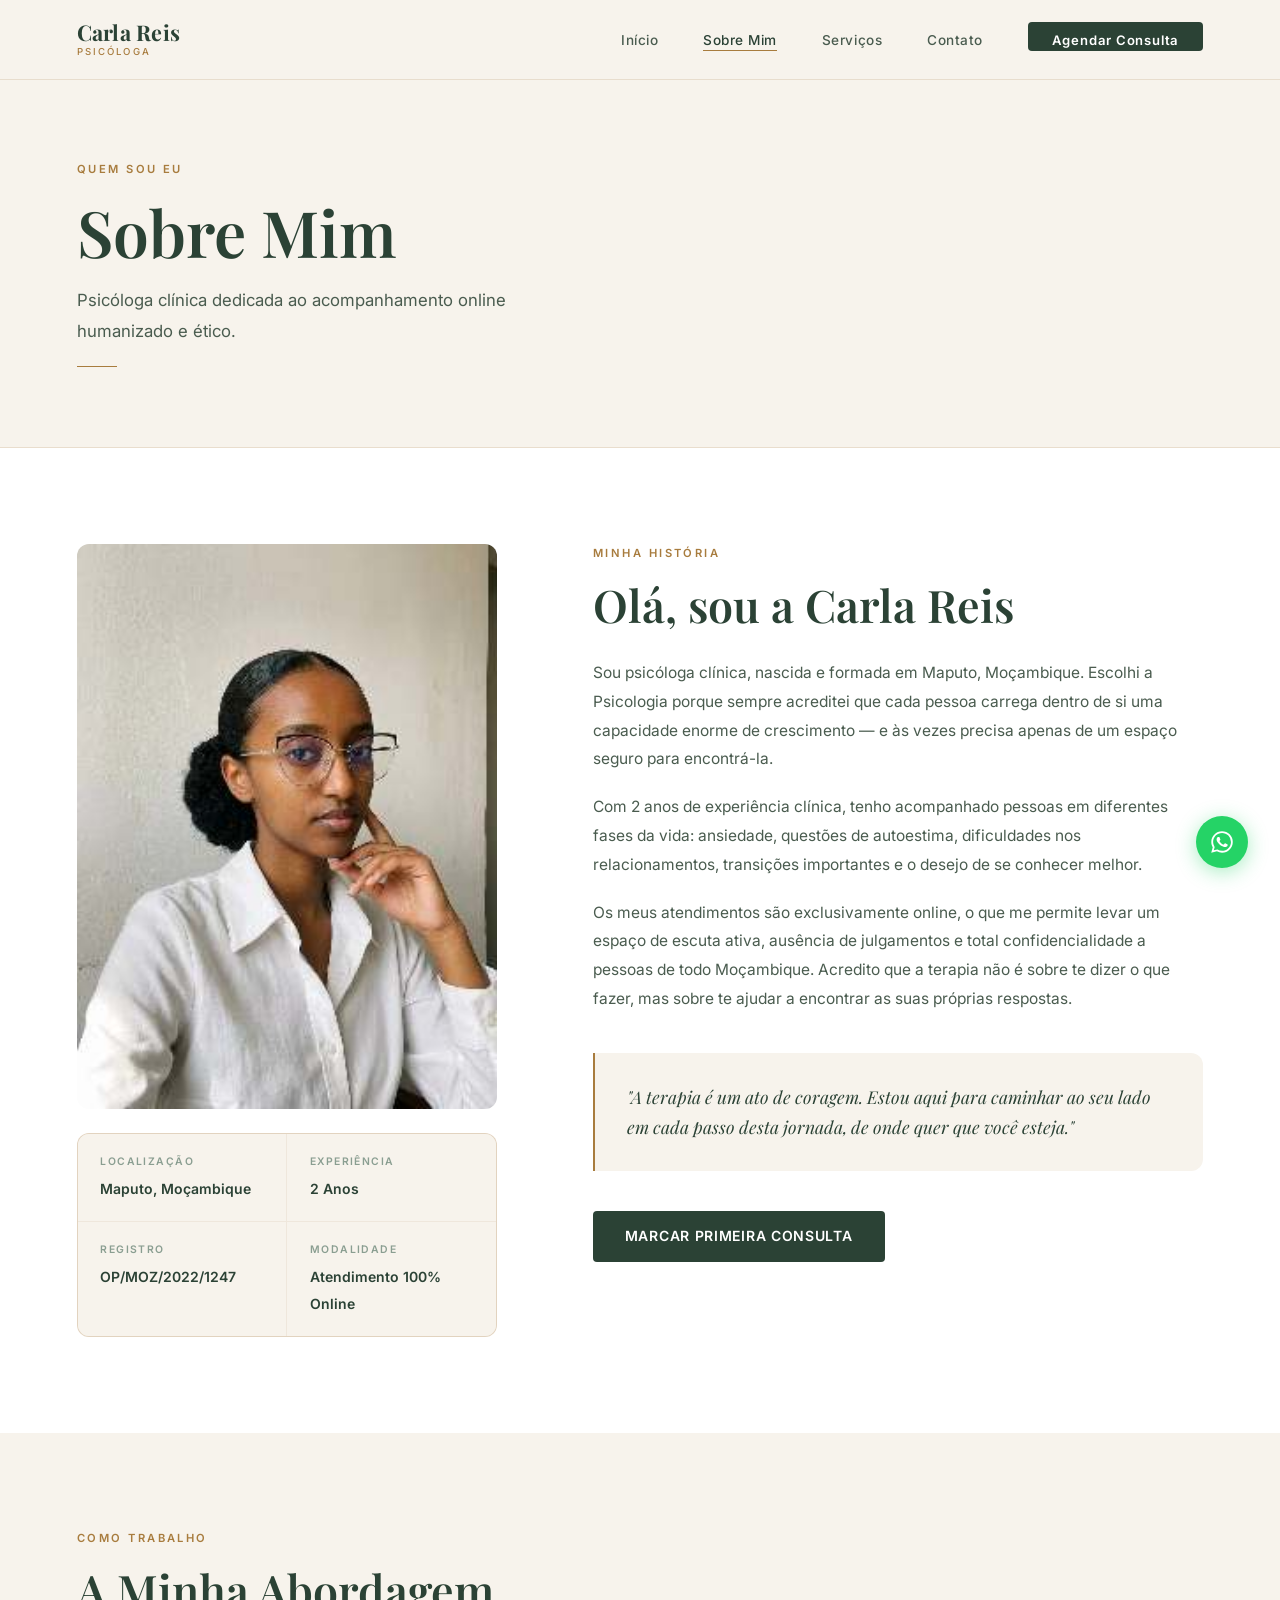
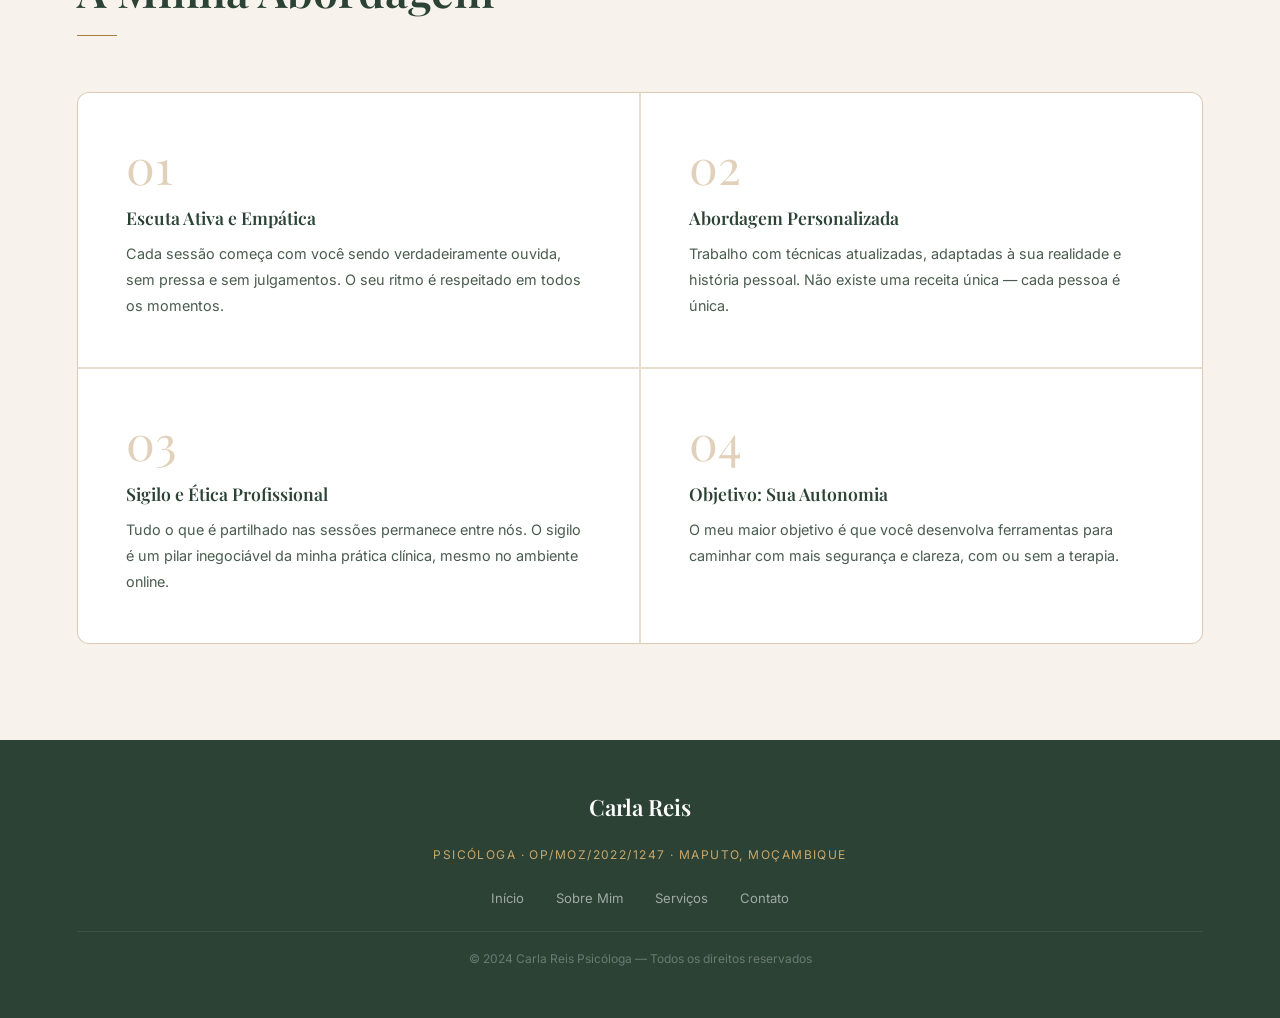
<file: sobre.html>
<!DOCTYPE html>
<html lang="pt-BR">
<head>
  <meta charset="UTF-8" />
  <meta name="viewport" content="width=device-width, initial-scale=1.0" />
  <meta name="description" content="Conheça Carla Reis, psicóloga clínica em Maputo, Moçambique. 2 anos de experiência, atendimento online humanizado e ético." />
  <title>Sobre Mim | Carla Reis Psicóloga</title>
  <link rel="stylesheet" href="css/style.css" />
  <link rel="stylesheet" href="css/sobre.css" />
</head>
<body>

  <div class="overlay" id="overlay"></div>

  <nav class="navbar" id="navbar">
    <a href="index.html" class="nav-logo">
      <span class="logo-name">Carla Reis</span>
      <span class="logo-sub">Psicóloga</span>
    </a>
    <ul class="nav-links" id="navLinks">
      <li><a href="index.html">Início</a></li>
      <li><a href="sobre.html" class="active">Sobre Mim</a></li>
      <li><a href="servicos.html">Serviços</a></li>
      <li><a href="contato.html">Contato</a></li>
      <li>
        <a href="https://wa.me/258834490642?text=Olá%20Carla,%20gostaria%20de%20agendar%20uma%20consulta."
           target="_blank" class="nav-btn" id="nav-agendar">Agendar Consulta</a>
      </li>
    </ul>
    <button class="hamburger" id="hamburger" aria-label="Menu">
      <span></span><span></span><span></span>
    </button>
  </nav>

  <!-- HERO INTERNO -->
  <div class="page-hero">
    <span class="section-label">Quem sou eu</span>
    <h1>Sobre Mim</h1>
    <p>Psicóloga clínica dedicada ao acompanhamento online humanizado e ético.</p>
    <div class="section-line"></div>
  </div>

  <!-- SOBRE — PRINCIPAL -->
  <section class="section sobre-section">
    <div class="container sobre-grid">

      <!-- Foto -->
      <div class="sobre-photo-col">
        <img src="images/foto-sobre.jpg" alt="Carla Reis Psicóloga" />
        <div class="sobre-photo-info">
          <div class="info-box">
            <label>Localização</label>
            <span>Maputo, Moçambique</span>
          </div>
          <div class="info-box">
            <label>Experiência</label>
            <span>2 Anos</span>
          </div>
          <div class="info-box">
            <label>Registro</label>
            <span>OP/MOZ/2022/1247</span>
          </div>
          <div class="info-box">
            <label>Modalidade</label>
            <span>Atendimento 100% Online</span>
          </div>
        </div>
      </div>

      <!-- Texto -->
      <div class="sobre-text-col">
        <span class="section-label">Minha história</span>
        <h2>Olá, sou a Carla Reis</h2>

        <p>
          Sou psicóloga clínica, nascida e formada em Maputo, Moçambique. Escolhi a Psicologia porque sempre acreditei que cada pessoa carrega dentro de si uma capacidade enorme de crescimento — e às vezes precisa apenas de um espaço seguro para encontrá-la.
        </p>
        <p>
          Com 2 anos de experiência clínica, tenho acompanhado pessoas em diferentes fases da vida: ansiedade, questões de autoestima, dificuldades nos relacionamentos, transições importantes e o desejo de se conhecer melhor.
        </p>
        <p>
          Os meus atendimentos são exclusivamente online, o que me permite levar um espaço de escuta ativa, ausência de julgamentos e total confidencialidade a pessoas de todo Moçambique. Acredito que a terapia não é sobre te dizer o que fazer, mas sobre te ajudar a encontrar as suas próprias respostas.
        </p>

        <div class="sobre-quote">
          <blockquote>
            "A terapia é um ato de coragem. Estou aqui para caminhar ao seu lado em cada passo desta jornada, de onde quer que você esteja."
          </blockquote>
        </div>

        <a href="https://wa.me/258834490642?text=Olá%20Carla,%20gostaria%20de%20agendar%20uma%20consulta."
           target="_blank" class="btn btn-primary" id="sobre-agendar">
          Marcar Primeira Consulta
        </a>
      </div>
    </div>
  </section>

  <!-- ABORDAGEM -->
  <section class="section approach-section">
    <div class="container">
      <span class="section-label">Como trabalho</span>
      <h2>A Minha Abordagem</h2>
      <div class="section-line"></div>

      <div class="approach-grid">
        <div class="approach-item">
          <span class="approach-num">01</span>
          <h3>Escuta Ativa e Empática</h3>
          <p>Cada sessão começa com você sendo verdadeiramente ouvida, sem pressa e sem julgamentos. O seu ritmo é respeitado em todos os momentos.</p>
        </div>
        <div class="approach-item">
          <span class="approach-num">02</span>
          <h3>Abordagem Personalizada</h3>
          <p>Trabalho com técnicas atualizadas, adaptadas à sua realidade e história pessoal. Não existe uma receita única — cada pessoa é única.</p>
        </div>
        <div class="approach-item">
          <span class="approach-num">03</span>
          <h3>Sigilo e Ética Profissional</h3>
          <p>Tudo o que é partilhado nas sessões permanece entre nós. O sigilo é um pilar inegociável da minha prática clínica, mesmo no ambiente online.</p>
        </div>
        <div class="approach-item">
          <span class="approach-num">04</span>
          <h3>Objetivo: Sua Autonomia</h3>
          <p>O meu maior objetivo é que você desenvolva ferramentas para caminhar com mais segurança e clareza, com ou sem a terapia.</p>
        </div>
      </div>
    </div>
  </section>

  <!-- RODAPÉ -->
  <footer>
    <span class="footer-name">Carla Reis</span>
    <span class="footer-crp">Psicóloga · OP/MOZ/2022/1247 · Maputo, Moçambique</span>
    <ul class="footer-nav">
      <li><a href="index.html">Início</a></li>
      <li><a href="sobre.html">Sobre Mim</a></li>
      <li><a href="servicos.html">Serviços</a></li>
      <li><a href="contato.html">Contato</a></li>
    </ul>
    <p class="footer-copy">© 2024 Carla Reis Psicóloga — Todos os direitos reservados</p>
  </footer>

  <a href="https://wa.me/258834490642?text=Olá%20Carla,%20gostaria%20de%20agendar%20uma%20consulta."
     target="_blank" class="whatsapp-float" id="whatsapp-float" aria-label="WhatsApp">
    <svg viewBox="0 0 24 24"><path d="M12.04 2C6.58 2 2.13 6.45 2.13 11.91c0 1.75.46 3.45 1.32 4.95L2.05 22l5.25-1.38c1.45.79 3.08 1.21 4.74 1.21 5.46 0 9.91-4.45 9.91-9.91 0-2.65-1.03-5.14-2.9-7.01A9.816 9.816 0 0012.04 2zm.01 1.67c2.2 0 4.26.86 5.82 2.42a8.22 8.22 0 012.41 5.82c0 4.54-3.7 8.23-8.24 8.23-1.48 0-2.93-.39-4.19-1.15l-.3-.17-3.12.82.83-3.04-.2-.32A8.188 8.188 0 013.8 11.91c.01-4.54 3.7-8.24 8.25-8.24zM8.53 7.33c-.16 0-.43.06-.66.31-.22.25-.87.86-.87 2.07 0 1.22.89 2.39 1.02 2.56.14.17 1.76 2.67 4.25 3.73.62.27 1.1.42 1.48.53.62.19 1.18.16 1.62.1.49-.07 1.49-.6 1.71-1.18.22-.58.22-1.08.15-1.18-.07-.1-.24-.17-.49-.3-.25-.13-1.47-.73-1.69-.81-.23-.09-.39-.13-.56.13-.17.26-.64.81-.78.98-.14.17-.29.19-.54.06-.25-.13-1.07-.4-2.03-1.26-.75-.66-1.25-1.47-1.4-1.72-.14-.25-.01-.38.12-.51.11-.11.25-.28.38-.42.13-.14.17-.24.26-.41.09-.17.04-.31-.02-.44-.07-.13-.56-1.34-.77-1.84-.2-.5-.41-.43-.56-.43l-.48-.01z"/></svg>
  </a>

  <script src="js/main.js"></script>
</body>
</html>
</file>
<file: css/style.css>
/* ===========================
   CARLA REIS — PSICÓLOGA
   Design System Global
   =========================== */

@import url('https://fonts.googleapis.com/css2?family=Playfair+Display:ital,wght@0,400;0,600;0,700;1,400;1,600&family=Inter:wght@300;400;500;600&display=swap');

/* --- Variáveis --- */
:root {
  --cream:        #F7F3EC;
  --cream-dark:   #EDE5D5;
  --green:        #2B4235;
  --green-mid:    #3D5E4A;
  --gold:         #A87C3E;
  --gold-light:   #C9A76A;
  --text:         #1C2B22;
  --text-mid:     #4A5C4F;
  --text-light:   #8A9E91;
  --white:        #FFFFFF;
  --border:       rgba(168,124,62,0.18);
  --shadow-sm:    0 2px 12px rgba(43,66,53,0.08);
  --shadow-md:    0 6px 30px rgba(43,66,53,0.12);
  --shadow-lg:    0 16px 50px rgba(43,66,53,0.15);
  --font-serif:   'Playfair Display', Georgia, serif;
  --font-sans:    'Inter', system-ui, sans-serif;
  --radius:       12px;
  --radius-lg:    24px;
  --ease:         cubic-bezier(0.4, 0, 0.2, 1);
}

/* --- Reset --- */
*, *::before, *::after { margin: 0; padding: 0; box-sizing: border-box; }
html { scroll-behavior: smooth; font-size: 16px; }

body {
  font-family: var(--font-sans);
  background-color: var(--cream);
  color: var(--text);
  line-height: 1.7;
  overflow-x: hidden;
  -webkit-font-smoothing: antialiased;
}

a { text-decoration: none; color: inherit; transition: color 0.25s var(--ease); }
img { max-width: 100%; display: block; }

::-webkit-scrollbar { width: 5px; }
::-webkit-scrollbar-track { background: var(--cream-dark); }
::-webkit-scrollbar-thumb { background: var(--gold); border-radius: 10px; }

/* --- Tipografia --- */
h1, h2, h3, h4 {
  font-family: var(--font-serif);
  color: var(--green);
  line-height: 1.15;
  font-weight: 600;
}
h1 { font-size: clamp(2.6rem, 5vw, 4.4rem); }
h2 { font-size: clamp(1.8rem, 3.5vw, 2.8rem); }
h3 { font-size: clamp(1.1rem, 2vw, 1.5rem); }
p  { color: var(--text-mid); line-height: 1.85; font-size: 0.97rem; }

/* === NAVBAR === */
.navbar {
  position: fixed;
  top: 0; left: 0; right: 0;
  z-index: 1000;
  display: flex;
  align-items: center;
  justify-content: space-between;
  padding: 1.4rem 6%;
  background: rgba(247,243,236,0.95);
  backdrop-filter: blur(16px);
  -webkit-backdrop-filter: blur(16px);
  border-bottom: 1px solid var(--border);
  transition: padding 0.3s var(--ease), box-shadow 0.3s var(--ease);
}
.navbar.scrolled {
  padding: 0.9rem 6%;
  box-shadow: var(--shadow-sm);
}

.nav-logo { display: flex; flex-direction: column; line-height: 1; }
.nav-logo .logo-name {
  font-family: var(--font-serif);
  font-size: 1.35rem;
  font-weight: 700;
  color: var(--green);
  letter-spacing: 0.01em;
}
.nav-logo .logo-sub {
  font-size: 0.6rem;
  font-weight: 500;
  letter-spacing: 0.22em;
  text-transform: uppercase;
  color: var(--gold);
  margin-top: 3px;
}

.nav-links {
  display: flex;
  align-items: center;
  gap: 2.8rem;
  list-style: none;
}
.nav-links a {
  font-size: 0.85rem;
  font-weight: 500;
  letter-spacing: 0.04em;
  color: var(--text-mid);
  position: relative;
  padding-bottom: 3px;
}
.nav-links a::after {
  content: '';
  position: absolute;
  bottom: 0; left: 0;
  width: 0; height: 1px;
  background: var(--gold);
  transition: width 0.3s var(--ease);
}
.nav-links a:hover, .nav-links a.active { color: var(--green); }
.nav-links a:hover::after, .nav-links a.active::after { width: 100%; }

.nav-btn {
  font-size: 0.82rem !important;
  font-weight: 600 !important;
  letter-spacing: 0.06em !important;
  color: var(--white) !important;
  background: var(--green);
  padding: 0.6rem 1.5rem;
  border-radius: 4px;
  transition: background 0.25s var(--ease) !important;
}
.nav-btn:hover { background: var(--gold) !important; }
.nav-btn::after { display: none !important; }

/* Hamburger */
.hamburger {
  display: none;
  flex-direction: column;
  gap: 5px;
  cursor: pointer;
  background: none;
  border: none;
  padding: 4px;
  z-index: 1002;
}
.hamburger span {
  display: block;
  width: 22px; height: 1.5px;
  background: var(--green);
  border-radius: 2px;
  transition: transform 0.3s var(--ease), opacity 0.3s;
}
.hamburger.open span:nth-child(1) { transform: rotate(45deg) translate(4.5px, 4.5px); }
.hamburger.open span:nth-child(2) { opacity: 0; }
.hamburger.open span:nth-child(3) { transform: rotate(-45deg) translate(4.5px, -4.5px); }

.overlay {
  display: none;
  position: fixed; inset: 0;
  background: rgba(0,0,0,0.25);
  z-index: 1000;
}
.overlay.active { display: block; }

/* === BOTÕES === */
.btn {
  display: inline-flex;
  align-items: center;
  gap: 0.5rem;
  padding: 0.85rem 2rem;
  border-radius: 4px;
  font-family: var(--font-sans);
  font-size: 0.875rem;
  font-weight: 600;
  letter-spacing: 0.05em;
  cursor: pointer;
  border: none;
  transition: background 0.25s var(--ease), color 0.25s var(--ease), box-shadow 0.25s var(--ease);
  text-transform: uppercase;
}
.btn-primary {
  background: var(--green);
  color: var(--white);
}
.btn-primary:hover {
  background: var(--gold);
  box-shadow: var(--shadow-sm);
}
.btn-outline {
  background: transparent;
  color: var(--green);
  border: 1.5px solid var(--green);
}
.btn-outline:hover {
  background: var(--green);
  color: var(--white);
}
.btn-whatsapp {
  background: #25D366;
  color: var(--white);
}
.btn-whatsapp:hover { background: #1DA851; }

/* === UTILITÁRIOS === */
.container { max-width: 1180px; margin: 0 auto; }
.section    { padding: 6rem 6%; }

.section-label {
  display: block;
  font-size: 0.7rem;
  font-weight: 600;
  letter-spacing: 0.22em;
  text-transform: uppercase;
  color: var(--gold);
  margin-bottom: 1rem;
}
.section-line {
  width: 40px;
  height: 1px;
  background: var(--gold);
  margin: 1.2rem 0 0;
}
.section-line.center { margin: 1.2rem auto 0; }

/* === PÁGINA HERO (páginas internas) === */
.page-hero {
  padding: 10rem 6% 5rem;
  background: var(--cream);
  border-bottom: 1px solid var(--border);
}
.page-hero h1 { margin: 0.5rem 0 1rem; }
.page-hero p  { max-width: 520px; font-size: 1.05rem; }

/* === RODAPÉ === */
footer {
  background: var(--green);
  padding: 3rem 6%;
  display: flex;
  flex-direction: column;
  align-items: center;
  gap: 1.2rem;
  text-align: center;
}
.footer-name {
  font-family: var(--font-serif);
  font-size: 1.4rem;
  font-weight: 600;
  color: var(--white);
}
.footer-crp {
  font-size: 0.75rem;
  letter-spacing: 0.12em;
  text-transform: uppercase;
  color: var(--gold-light);
}
.footer-nav {
  display: flex;
  gap: 2rem;
  list-style: none;
  flex-wrap: wrap;
  justify-content: center;
}
.footer-nav a {
  font-size: 0.82rem;
  color: rgba(255,255,255,0.55);
  transition: color 0.25s;
}
.footer-nav a:hover { color: var(--gold-light); }
.footer-copy {
  font-size: 0.75rem;
  color: rgba(255,255,255,0.3);
  padding-top: 1rem;
  border-top: 1px solid rgba(255,255,255,0.08);
  width: 100%;
}

/* === WHATSAPP FLUTUANTE === */
.whatsapp-float {
  position: fixed;
  bottom: 2rem; right: 2rem;
  z-index: 999;
  width: 52px; height: 52px;
  background: #25D366;
  border-radius: 50%;
  display: flex;
  align-items: center;
  justify-content: center;
  box-shadow: 0 4px 20px rgba(37,211,102,0.4);
  transition: transform 0.25s var(--ease), box-shadow 0.25s var(--ease);
}
.whatsapp-float:hover {
  transform: scale(1.08);
  box-shadow: 0 8px 30px rgba(37,211,102,0.5);
}
.whatsapp-float svg {
  width: 26px; height: 26px;
  fill: var(--white);
}

/* === RESPONSIVO === */
@media (max-width: 900px) {
  .nav-links {
    position: fixed;
    top: 0; right: -100%;
    height: 100vh; width: 72%; max-width: 300px;
    background: var(--cream);
    flex-direction: column;
    justify-content: center;
    gap: 2.5rem;
    box-shadow: -8px 0 40px rgba(0,0,0,0.1);
    transition: right 0.35s var(--ease);
    z-index: 1001;
  }
  .nav-links.open { right: 0; }
  .nav-links a { font-size: 1rem; }
  .hamburger { display: flex; }
  .section { padding: 4rem 5%; }
}
</file>
<file: css/home.css>
/* ===========================
   HOME PAGE — REDESIGN HERO BOTANICO
   =========================== */

/* === HERO === */
.hero {
  min-height: 100vh;
  display: flex;
  align-items: center;
  padding: 8rem 6% 5rem;
  background: var(--cream);
  position: relative;
  overflow: hidden;
}

/* Decorações botânicas SVG */
.hero-deco {
  position: absolute;
  pointer-events: none;
  z-index: 0;
}
.hero-deco-tl {
  top: 0; left: 0;
  width: 320px; height: 320px;
  opacity: 0.55;
}
.hero-deco-br {
  bottom: 0; right: 0;
  width: 380px; height: 380px;
  opacity: 0.45;
}
.hero-deco-tr {
  top: 20px; right: 380px;
  width: 180px; height: 180px;
  opacity: 0.3;
}

/* Fundo de mancha aquarela suave */
.hero-watercolor {
  position: absolute;
  bottom: -60px; left: -80px;
  width: 500px; height: 400px;
  background: radial-gradient(ellipse at center,
    rgba(90,140,100,0.08) 0%,
    rgba(90,140,100,0.04) 50%,
    transparent 75%);
  border-radius: 60% 40% 50% 40%;
  pointer-events: none;
  z-index: 0;
}

/* Container do hero */
.hero-inner {
  position: relative;
  z-index: 1;
  max-width: 1180px;
  margin: 0 auto;
  width: 100%;
  display: grid;
  grid-template-columns: 1fr auto;
  gap: 5rem;
  align-items: center;
}

/* ---- TEXTO ---- */
.hero-text {}

.hero-label {
  display: block;
  font-size: 0.68rem;
  font-weight: 600;
  letter-spacing: 0.22em;
  text-transform: uppercase;
  color: var(--gold);
  margin-bottom: 1.2rem;
}

.hero-name {
  font-family: var(--font-serif);
  font-size: clamp(3.2rem, 6vw, 5.5rem);
  font-weight: 700;
  color: var(--green);
  line-height: 1.0;
  margin-bottom: 0.5rem;
}

.hero-profession {
  font-size: 0.72rem;
  font-weight: 600;
  letter-spacing: 0.3em;
  text-transform: uppercase;
  color: var(--text-light);
  margin-bottom: 1.8rem;
}

.hero-quote {
  font-family: var(--font-serif);
  font-size: 1.1rem;
  font-style: italic;
  color: var(--green-mid);
  line-height: 1.65;
  margin-bottom: 1.5rem;
  max-width: 440px;
  padding-left: 1.2rem;
  border-left: 2px solid var(--gold-light);
}

.hero-desc {
  font-size: 0.95rem;
  color: var(--text-mid);
  line-height: 1.85;
  max-width: 440px;
  margin-bottom: 2.5rem;
}

.hero-actions {
  display: flex;
  gap: 1rem;
  flex-wrap: wrap;
  margin-bottom: 3rem;
}

.hero-meta {
  display: flex;
  gap: 2.5rem;
  padding-top: 2rem;
  border-top: 1px solid var(--border);
}
.meta-item { display: flex; flex-direction: column; gap: 3px; }
.meta-value {
  font-family: var(--font-serif);
  font-size: 1.5rem;
  font-weight: 700;
  color: var(--green);
  line-height: 1;
}
.meta-label {
  font-size: 0.68rem;
  font-weight: 600;
  letter-spacing: 0.1em;
  text-transform: uppercase;
  color: var(--text-light);
}

/* ---- FOTO CIRCULAR ---- */
.hero-photo-wrap {
  display: flex;
  flex-direction: column;
  align-items: center;
  gap: 1.2rem;
  flex-shrink: 0;
}

.hero-circle {
  position: relative;
  width: 320px;
  height: 320px;
}

/* Anel dourado duplo */
.hero-circle::before {
  content: '';
  position: absolute;
  inset: -10px;
  border-radius: 50%;
  border: 1.5px solid var(--gold);
  pointer-events: none;
  z-index: 2;
}
.hero-circle::after {
  content: '';
  position: absolute;
  inset: -20px;
  border-radius: 50%;
  border: 1px solid rgba(168,124,62,0.3);
  pointer-events: none;
  z-index: 2;
}

.hero-circle img {
  width: 100%;
  height: 100%;
  border-radius: 50%;
  object-fit: cover;
  object-position: center 35%;
  display: block;
  border: 4px solid var(--white);
  box-shadow: 0 8px 40px rgba(43,66,53,0.18);
}

.hero-crp {
  display: inline-block;
  font-size: 0.7rem;
  font-weight: 600;
  letter-spacing: 0.14em;
  text-transform: uppercase;
  color: var(--gold);
  background: var(--white);
  border: 1px solid var(--border);
  border-radius: 4px;
  padding: 0.4rem 1rem;
}

/* === SECÇÃO SERVIÇOS === */
.services-home {
  background: var(--white);
  padding: 6rem 6%;
}
.services-home .sh-header {
  max-width: 560px;
  margin-bottom: 4rem;
}
.services-home h2 { margin-top: 0.5rem; }

.services-grid {
  display: grid;
  grid-template-columns: repeat(4, 1fr);
  border: 1px solid var(--border);
  border-radius: var(--radius);
  overflow: hidden;
}
.service-col {
  padding: 2.5rem 2rem;
  border-right: 1px solid var(--border);
  transition: background 0.25s;
}
.service-col:last-child { border-right: none; }
.service-col:hover { background: var(--cream); }

.svc-num {
  font-family: var(--font-serif);
  font-size: 1.8rem;
  font-weight: 400;
  color: var(--gold);
  opacity: 0.45;
  display: block;
  margin-bottom: 1.2rem;
  line-height: 1;
}
.service-col h3 {
  font-size: 1rem;
  color: var(--green);
  margin-bottom: 0.75rem;
}
.service-col p { font-size: 0.855rem; line-height: 1.75; }

/* === SOBRE PREVIEW === */
.about-home {
  background: var(--cream);
  padding: 6rem 6%;
}
.about-home-inner {
  max-width: 1180px;
  margin: 0 auto;
  display: grid;
  grid-template-columns: 440px 1fr;
  gap: 6rem;
  align-items: center;
}

.about-photo-block {
  position: relative;
}
.about-photo-block img {
  width: 100%;
  height: auto;
  border-radius: var(--radius);
  display: block;
  box-shadow: var(--shadow-md);
}
.about-photo-label {
  margin-top: 1.2rem;
  display: flex;
  justify-content: space-between;
  padding-top: 1rem;
  border-top: 1px solid var(--border);
}
.about-photo-label span {
  font-size: 0.75rem;
  letter-spacing: 0.08em;
  text-transform: uppercase;
  color: var(--text-light);
}

.about-text-block h2 { margin: 0.5rem 0 1.5rem; }
.about-text-block p  { margin-bottom: 1.1rem; }

.sig-block {
  margin: 2rem 0;
  padding: 1.5rem 0;
  border-top: 1px solid var(--border);
  border-bottom: 1px solid var(--border);
}
.sig-name {
  font-family: var(--font-serif);
  font-size: 1.6rem;
  font-style: italic;
  color: var(--green);
  display: block;
}
.sig-crp {
  font-size: 0.7rem;
  letter-spacing: 0.14em;
  text-transform: uppercase;
  color: var(--gold);
  margin-top: 3px;
  display: block;
}

/* === DEPOIMENTOS === */
.testimonials-home {
  background: var(--green);
  padding: 6rem 6%;
}
.testimonials-home .tl-label {
  font-size: 0.68rem;
  font-weight: 600;
  letter-spacing: 0.22em;
  text-transform: uppercase;
  color: var(--gold-light);
  display: block;
  margin-bottom: 0.8rem;
}
.testimonials-home h2 { color: var(--white); }
.testimonials-home .section-line { background: var(--gold-light); }

.tl-grid {
  display: grid;
  grid-template-columns: 1fr 1fr;
  gap: 1.5rem;
  margin-top: 3rem;
  max-width: 1180px;
}
.tl-card {
  background: rgba(255,255,255,0.06);
  border: 1px solid rgba(255,255,255,0.1);
  border-radius: var(--radius);
  padding: 2.2rem;
}
.tl-stars {
  font-size: 0.7rem;
  letter-spacing: 4px;
  color: var(--gold-light);
  margin-bottom: 1rem;
}
.tl-text {
  font-family: var(--font-serif);
  font-size: 1.05rem;
  font-style: italic;
  color: rgba(255,255,255,0.88);
  line-height: 1.75;
  margin-bottom: 1.2rem;
}
.tl-cite {
  font-size: 0.78rem;
  color: var(--gold-light);
  letter-spacing: 0.06em;
}

/* === CTA === */
.cta-home {
  padding: 6rem 6%;
  background: var(--cream-dark);
  text-align: center;
}
.cta-home h2 { margin: 0.5rem 0 1rem; }
.cta-home p  { max-width: 480px; margin: 0 auto 2.5rem; }

/* ==================
   MOBILE — HOME
   ================== */
@media (max-width: 1100px) {
  .hero-circle { width: 260px; height: 260px; }
  .hero-inner  { gap: 3rem; }
  .services-grid { grid-template-columns: 1fr 1fr; }
  .service-col:nth-child(2) { border-right: 1px solid var(--border); }
  .service-col:nth-child(3) {
    border-right: none;
    border-top: 1px solid var(--border);
  }
  .service-col:nth-child(4) {
    border-top: 1px solid var(--border);
  }
}

@media (max-width: 860px) {
  .hero {
    padding: 7rem 5% 4rem;
    min-height: auto;
  }
  .hero-inner {
    grid-template-columns: 1fr;
    gap: 3rem;
    text-align: center;
  }
  .hero-photo-wrap {
    order: -1;
  }
  .hero-circle {
    width: 220px;
    height: 220px;
    margin: 0 auto;
  }
  .hero-quote,
  .hero-desc {
    max-width: 100%;
    text-align: left;
  }
  .hero-label,
  .hero-profession { text-align: left; }
  .hero-actions { justify-content: flex-start; }
  .hero-meta { justify-content: flex-start; gap: 2rem; }

  .about-home-inner {
    grid-template-columns: 1fr;
    gap: 2.5rem;
  }
  .about-photo-block img { height: auto; }
  .tl-grid { grid-template-columns: 1fr; }
}

@media (max-width: 600px) {
  .hero-circle { width: 180px; height: 180px; }
  .hero-name   { font-size: 2.8rem; }
  .services-grid { grid-template-columns: 1fr; }
  .service-col {
    border-right: none !important;
    border-bottom: 1px solid var(--border);
  }
  .service-col:last-child { border-bottom: none; }
  .hero-actions { flex-direction: column; width: 100%; }
  .hero-actions .btn { justify-content: center; }
  .hero-meta { flex-wrap: wrap; gap: 1.5rem; }
  .about-photo-block img { height: auto; }
}
</file>
<file: css/contato.css>
/* ===========================
   CONTATO PAGE
   =========================== */

.contact-section { background: var(--white); }

.contact-grid {
  display: grid;
  grid-template-columns: 1fr 1fr;
  gap: 6rem;
  align-items: start;
}

/* Coluna esquerda */
.contact-info h2 { margin: 0.5rem 0 1.2rem; }
.contact-info > p { margin-bottom: 2.5rem; }

/* Botão WhatsApp principal */
.whatsapp-main {
  display: flex;
  align-items: center;
  gap: 1.2rem;
  background: #25D366;
  color: var(--white);
  border-radius: var(--radius);
  padding: 1.5rem 2rem;
  margin-bottom: 2.5rem;
  text-decoration: none;
  transition: background 0.25s, transform 0.25s;
}
.whatsapp-main:hover {
  background: #1DA851;
  transform: translateY(-2px);
}
.wa-icon {
  width: 48px; height: 48px;
  background: rgba(255,255,255,0.2);
  border-radius: 50%;
  display: flex;
  align-items: center;
  justify-content: center;
  flex-shrink: 0;
}
.wa-icon svg {
  width: 24px; height: 24px;
  fill: var(--white);
}
.wa-text { flex: 1; }
.wa-text strong {
  display: block;
  font-size: 1rem;
  font-weight: 700;
  color: var(--white);
  margin-bottom: 2px;
}
.wa-text span {
  font-size: 0.85rem;
  color: rgba(255,255,255,0.85);
}
.wa-arrow {
  font-size: 1.2rem;
  color: rgba(255,255,255,0.7);
  transition: transform 0.25s;
}
.whatsapp-main:hover .wa-arrow { transform: translateX(4px); }

/* Detalhes de contacto */
.contact-details {
  background: var(--cream);
  border: 1px solid var(--border);
  border-radius: var(--radius);
  overflow: hidden;
}
.contact-detail {
  display: grid;
  grid-template-columns: 56px 1fr;
  border-bottom: 1px solid var(--border);
}
.contact-detail:last-child { border-bottom: none; }
.detail-icon-col {
  display: flex;
  align-items: flex-start;
  justify-content: center;
  padding: 1.4rem 0;
  border-right: 1px solid var(--border);
  font-size: 0.9rem;
  color: var(--gold);
}
.detail-icon-col svg {
  width: 18px; height: 18px;
  fill: none;
  stroke: var(--gold);
  stroke-width: 1.5;
  margin-top: 2px;
}
.detail-body {
  padding: 1.4rem 1.5rem;
}
.detail-body label {
  display: block;
  font-size: 0.65rem;
  font-weight: 700;
  letter-spacing: 0.14em;
  text-transform: uppercase;
  color: var(--text-light);
  margin-bottom: 4px;
}
.detail-body span {
  font-size: 0.9rem;
  font-weight: 500;
  color: var(--text);
}

/* FAQ */
.contact-faq h3 {
  font-family: var(--font-serif);
  font-size: 1.5rem;
  color: var(--green);
  margin-bottom: 2rem;
}

.faq-list {
  border: 1px solid var(--border);
  border-radius: var(--radius);
  overflow: hidden;
}
.faq-item {
  border-bottom: 1px solid var(--border);
}
.faq-item:last-child { border-bottom: none; }

.faq-btn {
  width: 100%;
  display: flex;
  justify-content: space-between;
  align-items: center;
  gap: 1rem;
  padding: 1.3rem 1.8rem;
  background: var(--white);
  border: none;
  cursor: pointer;
  text-align: left;
  font-family: var(--font-sans);
  font-size: 0.9rem;
  font-weight: 600;
  color: var(--green);
  transition: background 0.2s, color 0.2s;
}
.faq-btn:hover { background: var(--cream); }
.faq-btn[aria-expanded="true"] {
  background: var(--cream);
  color: var(--gold);
}
.faq-icon {
  width: 20px; height: 20px;
  flex-shrink: 0;
  position: relative;
}
.faq-icon::before,
.faq-icon::after {
  content: '';
  position: absolute;
  background: var(--gold);
  border-radius: 2px;
  transition: transform 0.3s, opacity 0.3s;
}
.faq-icon::before { width: 12px; height: 1.5px; top: 9px; left: 4px; }
.faq-icon::after  { width: 1.5px; height: 12px; top: 4px; left: 9px; }
.faq-btn[aria-expanded="true"] .faq-icon::after { transform: rotate(90deg); opacity: 0; }

.faq-answer {
  max-height: 0;
  overflow: hidden;
  transition: max-height 0.35s cubic-bezier(0.4, 0, 0.2, 1);
}
.faq-answer.open { max-height: 220px; }
.faq-answer p {
  padding: 0 1.8rem 1.5rem;
  font-size: 0.88rem;
  line-height: 1.85;
  margin: 0;
}

/* Responsive */
@media (max-width: 900px) {
  .contact-grid {
    grid-template-columns: 1fr;
    gap: 3.5rem;
  }
}
</file>
<file: css/servicos.css>
/* ===========================
   SERVIÇOS PAGE
   =========================== */

.services-page { background: var(--white); }

/* Lista de serviços */
.services-list {
  display: flex;
  flex-direction: column;
  gap: 0;
  border: 1px solid var(--border);
  border-radius: var(--radius);
  overflow: hidden;
  margin-top: 3.5rem;
}
.service-row {
  display: grid;
  grid-template-columns: 80px 1fr;
  gap: 0;
  border-bottom: 1px solid var(--border);
  transition: background 0.25s;
}
.service-row:last-child { border-bottom: none; }
.service-row:hover { background: var(--cream); }

.service-index {
  display: flex;
  align-items: flex-start;
  justify-content: center;
  padding: 2.5rem 0;
  border-right: 1px solid var(--border);
  font-family: var(--font-serif);
  font-size: 1.2rem;
  font-weight: 400;
  color: var(--gold);
  opacity: 0.6;
}
.service-body {
  padding: 2.5rem 3rem;
}
.service-body h3 {
  font-size: 1.25rem;
  margin-bottom: 0.75rem;
}
.service-body p {
  font-size: 0.92rem;
  line-height: 1.8;
  margin-bottom: 1.2rem;
}
.service-tags {
  display: flex;
  gap: 0.5rem;
  flex-wrap: wrap;
}
.tag {
  font-size: 0.72rem;
  font-weight: 600;
  letter-spacing: 0.08em;
  text-transform: uppercase;
  color: var(--gold);
  background: var(--cream-dark);
  border: 1px solid var(--border);
  border-radius: 3px;
  padding: 0.3rem 0.75rem;
}

/* Modalidades */
.modalities-section { background: var(--cream); }

.modalities-grid {
  display: grid;
  grid-template-columns: 1fr 1fr;
  gap: 1.5px;
  background: var(--border);
  border: 1px solid var(--border);
  border-radius: var(--radius);
  overflow: hidden;
  margin-top: 3.5rem;
}
.modality-card {
  background: var(--white);
  padding: 3rem;
}
.modality-card.dark {
  background: var(--green);
}
.modality-label {
  font-size: 0.68rem;
  font-weight: 700;
  letter-spacing: 0.2em;
  text-transform: uppercase;
  color: var(--gold);
  display: block;
  margin-bottom: 1.2rem;
}
.modality-card.dark .modality-label { color: var(--gold-light); }
.modality-card h3 { font-size: 1.4rem; margin-bottom: 1rem; }
.modality-card.dark h3 { color: var(--white); }
.modality-card > p { margin-bottom: 1.5rem; }
.modality-card.dark > p { color: rgba(255,255,255,0.7); }

.modality-list {
  list-style: none;
  display: flex;
  flex-direction: column;
  gap: 0.65rem;
  margin-bottom: 2rem;
}
.modality-list li {
  font-size: 0.88rem;
  color: var(--text-mid);
  padding-left: 1rem;
  position: relative;
}
.modality-list li::before {
  content: '—';
  position: absolute;
  left: 0;
  color: var(--gold);
  font-weight: 400;
}
.modality-card.dark .modality-list li { color: rgba(255,255,255,0.7); }
.modality-card.dark .modality-list li::before { color: var(--gold-light); }

/* Para quem */
.forwhom-section { background: var(--white); }
.forwhom-grid {
  display: grid;
  grid-template-columns: repeat(3, 1fr);
  gap: 1.5px;
  background: var(--border);
  border: 1px solid var(--border);
  border-radius: var(--radius);
  overflow: hidden;
  margin-top: 3.5rem;
}
.forwhom-item {
  background: var(--cream);
  padding: 2rem 1.8rem;
  transition: background 0.25s;
}
.forwhom-item:hover { background: var(--white); }
.forwhom-item h4 {
  font-size: 0.95rem;
  color: var(--green);
  margin-bottom: 0.5rem;
}
.forwhom-item p { font-size: 0.85rem; line-height: 1.7; }

/* Responsive */
@media (max-width: 900px) {
  .service-row { grid-template-columns: 60px 1fr; }
  .service-body { padding: 2rem; }
  .modalities-grid { grid-template-columns: 1fr; }
  .forwhom-grid { grid-template-columns: 1fr 1fr; }
}
@media (max-width: 600px) {
  .forwhom-grid { grid-template-columns: 1fr; }
  .service-row { grid-template-columns: 1fr; }
  .service-index {
    border-right: none;
    border-bottom: 1px solid var(--border);
    padding: 1.2rem 2rem;
    justify-content: flex-start;
  }
}
</file>
<file: css/sobre.css>
/* ===========================
   SOBRE MIM PAGE
   =========================== */

.sobre-section { background: var(--white); }

.sobre-grid {
  display: grid;
  grid-template-columns: 420px 1fr;
  gap: 6rem;
  align-items: start;
}

/* Coluna da foto */
.sobre-photo-col {
  position: sticky;
  top: 6rem;
}
.sobre-photo-col img {
  width: 100%;
  height: auto;
  border-radius: var(--radius);
  display: block;
}
.sobre-photo-info {
  margin-top: 1.5rem;
  display: grid;
  grid-template-columns: 1fr 1fr;
  gap: 1px;
  background: var(--border);
  border: 1px solid var(--border);
  border-radius: var(--radius);
  overflow: hidden;
}
.info-box {
  background: var(--cream);
  padding: 1.2rem 1.4rem;
}
.info-box label {
  display: block;
  font-size: 0.65rem;
  font-weight: 600;
  letter-spacing: 0.14em;
  text-transform: uppercase;
  color: var(--text-light);
  margin-bottom: 4px;
}
.info-box span {
  font-size: 0.875rem;
  font-weight: 600;
  color: var(--green);
}

/* Coluna de texto */
.sobre-text-col h2 { margin: 0.5rem 0 1.8rem; }
.sobre-text-col p  { margin-bottom: 1.2rem; }

.sobre-quote {
  background: var(--cream);
  border-left: 2px solid var(--gold);
  border-radius: 0 var(--radius) var(--radius) 0;
  padding: 1.8rem 2rem;
  margin: 2.5rem 0;
}
.sobre-quote blockquote {
  font-family: var(--font-serif);
  font-size: 1.1rem;
  font-style: italic;
  color: var(--green);
  line-height: 1.7;
}

/* Abordagem */
.approach-section { background: var(--cream); }
.approach-section .container { max-width: 1180px; }

.approach-grid {
  display: grid;
  grid-template-columns: repeat(2, 1fr);
  gap: 1.5px;
  background: var(--border);
  border: 1px solid var(--border);
  border-radius: var(--radius);
  overflow: hidden;
  margin-top: 3.5rem;
}
.approach-item {
  background: var(--white);
  padding: 3rem;
  transition: background 0.25s;
}
.approach-item:hover { background: var(--cream); }
.approach-num {
  font-family: var(--font-serif);
  font-size: 3rem;
  font-weight: 400;
  color: var(--gold);
  opacity: 0.35;
  line-height: 1;
  margin-bottom: 1.2rem;
  display: block;
}
.approach-item h3 {
  font-size: 1.1rem;
  margin-bottom: 0.8rem;
}
.approach-item p { font-size: 0.9rem; line-height: 1.8; }

/* Responsive */
@media (max-width: 960px) {
  .sobre-grid {
    grid-template-columns: 1fr;
    gap: 3rem;
  }
  .sobre-photo-col { position: static; }
  .sobre-photo-col img { height: auto; }
}
@media (max-width: 700px) {
  .approach-grid { grid-template-columns: 1fr; }
  .sobre-photo-info { grid-template-columns: 1fr; }
}
</file>
